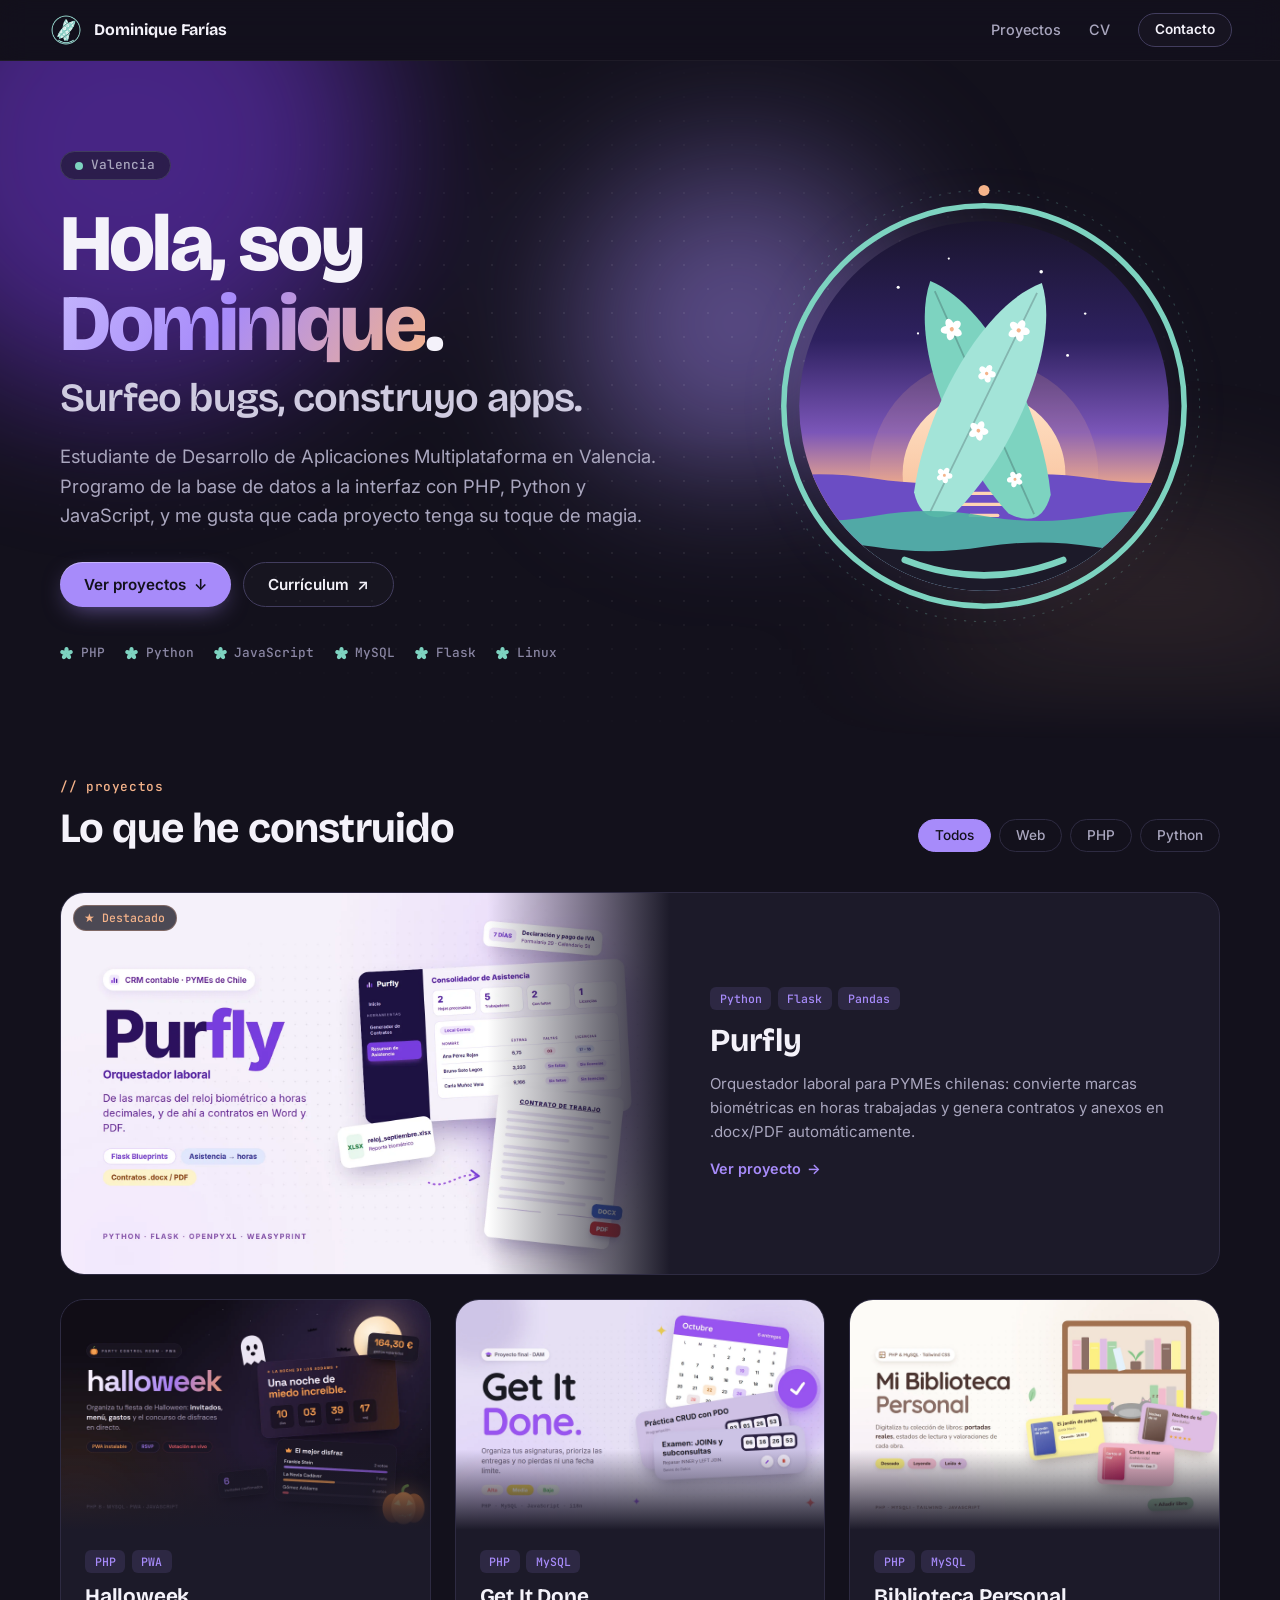
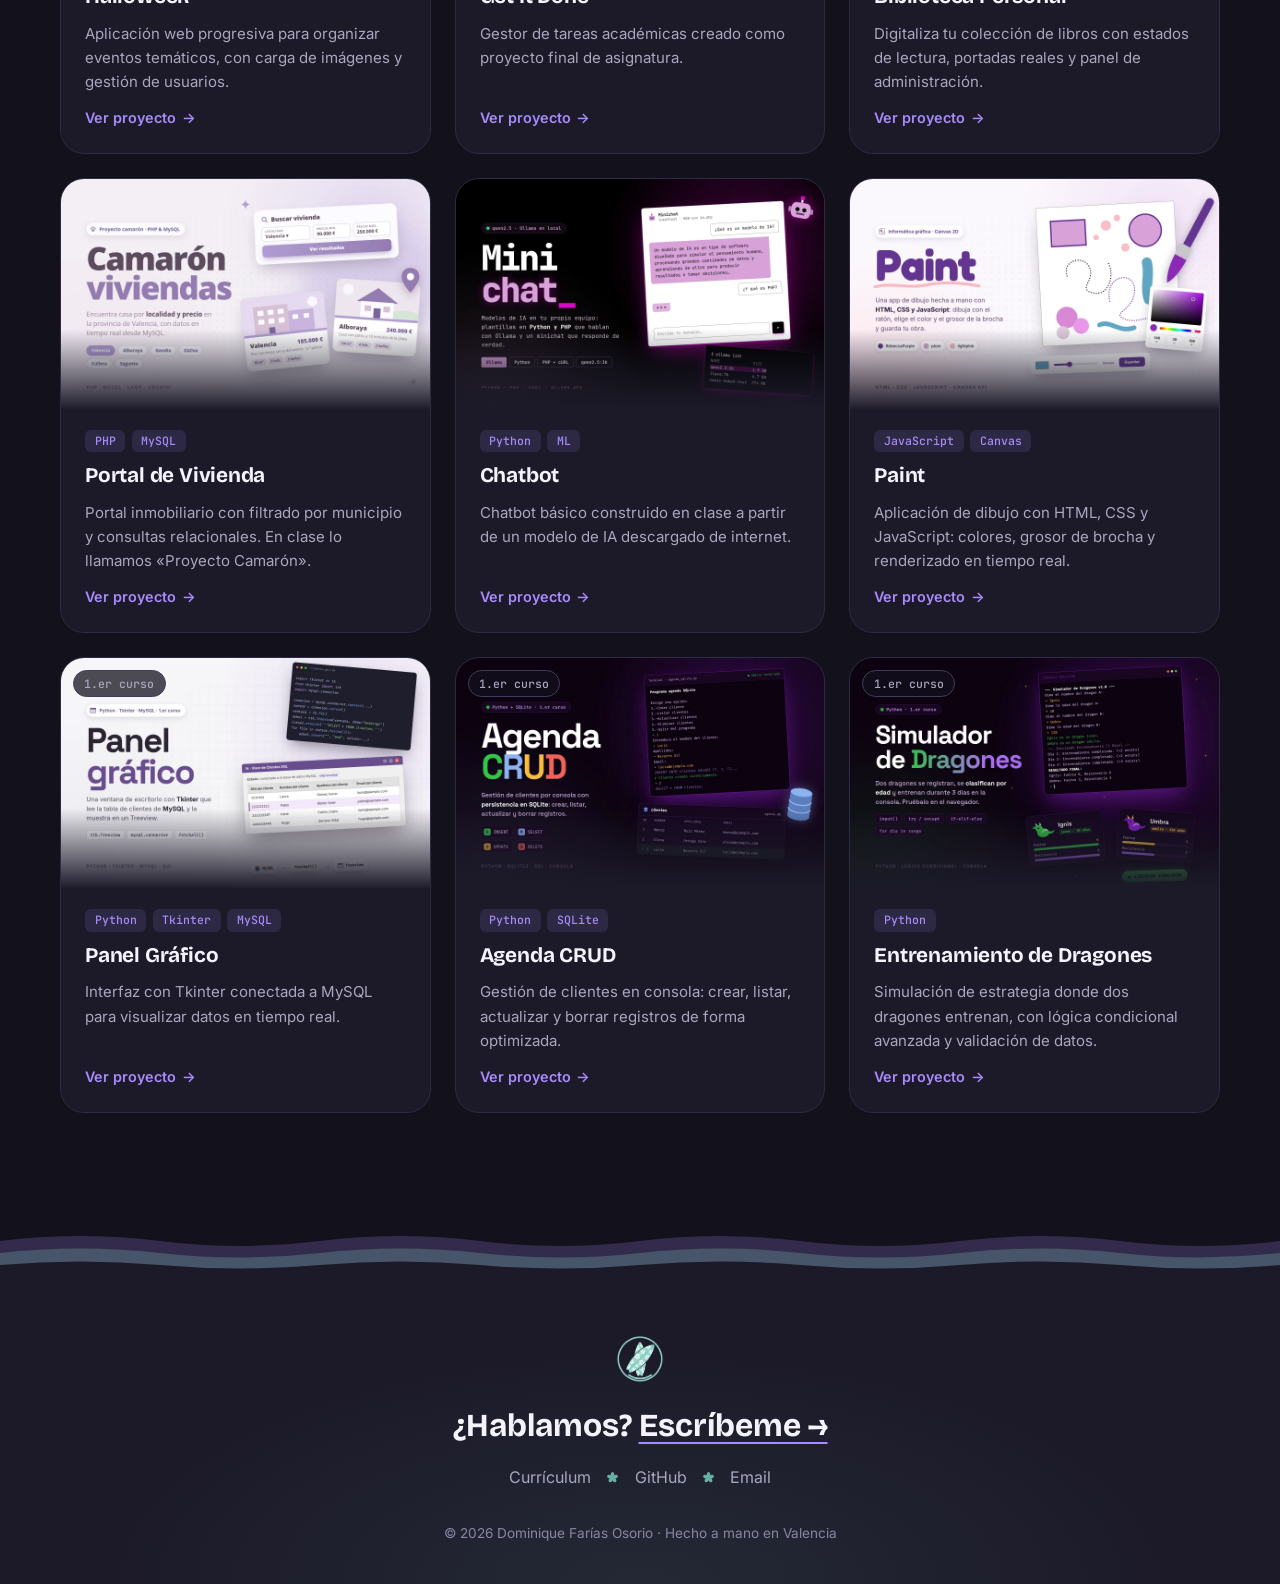
<file: index.html>
<!DOCTYPE html>
<html lang="es">

<head>
  <meta charset="UTF-8" />
  <meta name="viewport" content="width=device-width, initial-scale=1.0" />
  <title>Dominique Farías — Portafolio</title>
  <meta name="description" content="Portafolio de Dominique Farías Osorio, estudiante de DAM en Valencia.">
  <link rel="icon" href="img/favicon1.png" type="image/png">

  <link rel="preconnect" href="https://fonts.googleapis.com">
  <link rel="preconnect" href="https://fonts.gstatic.com" crossorigin>
  <link
    href="https://fonts.googleapis.com/css2?family=Bricolage+Grotesque:opsz,wght@12..96,500..800&family=Inter:wght@400;500;600&family=JetBrains+Mono:wght@400;500&display=swap"
    rel="stylesheet">

  <link rel="stylesheet" href="css/tokens.css?v=4">
  <link rel="stylesheet" href="css/base.css?v=3">
  <link rel="stylesheet" href="css/index.css?v=9">
  <script>document.documentElement.classList.add('js');</script>
  <script src="js/main.js?v=2" defer></script>
</head>

<body>

  <nav class="topbar">
    <a href="index.html" class="brand">
      <img src="img/favicon1.png" alt="" width="36" height="36">
      <span>Dominique Farías</span>
    </a>
    <div class="topbar-links">
      <a href="#proyectos">Proyectos</a>
      <a href="https://dominiquefarias.github.io/Curriculum/">CV</a>
      <a href="mailto:dominiquefarias21@gmail.com" class="btn btn-ghost btn-sm">Contacto</a>
    </div>
  </nav>

  <header class="hero">
    <div class="hero-aurora" aria-hidden="true"><span></span><span></span><span></span></div>

    <div class="hero-inner">
      <div class="hero-copy">
        <p class="hero-status"><span class="dot"></span> <span class="status-place">
            Valencia</span></p>
        <h1 class="hero-title">Hola, soy <span class="text-gradient">Dominique</span>.
          <span class="hero-sub">Surfeo bugs, construyo apps.</span>
        </h1>
        <p class="hero-lede">Estudiante de Desarrollo de Aplicaciones Multiplataforma en Valencia. Programo de la base
          de
          datos a la interfaz con PHP, Python y JavaScript, y me gusta que cada proyecto tenga su toque de magia.</p>

        <div class="hero-actions">
          <a href="#proyectos" class="btn btn-primary">Ver proyectos <span aria-hidden="true">↓</span></a>
          <a href="https://dominiquefarias.github.io/Curriculum/" class="btn btn-ghost">Currículum <span
              aria-hidden="true">↗</span></a>
        </div>

        <ul class="hero-stack" aria-label="Tecnologías">
          <li>PHP</li>
          <li>Python</li>
          <li>JavaScript</li>
          <li>MySQL</li>
          <li>Flask</li>
          <li>Linux</li>
        </ul>
      </div>

      <!-- Sello: el logo convertido en escena (atardecer, tablas con hibiscos y olas) -->
      <div class="hero-scene" aria-hidden="true">
        <svg viewBox="0 0 400 400">
          <defs>
            <clipPath id="ojo-de-buey">
              <circle cx="200" cy="200" r="168" />
            </clipPath>
            <linearGradient id="cielo" x1="0" y1="0" x2="0" y2="1">
              <stop offset="0" stop-color="#14111E" />
              <stop offset=".35" stop-color="#2E2160" />
              <stop offset=".56" stop-color="#7B56B8" />
              <stop offset=".68" stop-color="#E8A58E" />
            </linearGradient>
            <linearGradient id="sol" x1="0" y1="0" x2="0" y2="1">
              <stop offset="0" stop-color="#FFE2C6" />
              <stop offset="1" stop-color="#F5B38A" />
            </linearGradient>
            <symbol id="flor" viewBox="-10 -10 20 20">
              <g fill="#fff">
                <ellipse cy="-4.6" rx="3.2" ry="4.6" />
                <ellipse cy="-4.6" rx="3.2" ry="4.6" transform="rotate(72)" />
                <ellipse cy="-4.6" rx="3.2" ry="4.6" transform="rotate(144)" />
                <ellipse cy="-4.6" rx="3.2" ry="4.6" transform="rotate(216)" />
                <ellipse cy="-4.6" rx="3.2" ry="4.6" transform="rotate(288)" />
              </g>
              <circle r="1.7" fill="#F5B38A" />
            </symbol>
          </defs>

          <g clip-path="url(#ojo-de-buey)">
            <rect width="400" height="400" fill="url(#cielo)" />
            <g fill="#fff">
              <circle class="star" cx="122" cy="92" r="1.4" />
              <circle class="star" cx="168" cy="66" r="1" />
              <circle class="star" cx="252" cy="78" r="1.6" />
              <circle class="star" cx="292" cy="116" r="1.1" />
              <circle class="star" cx="140" cy="134" r="1" />
              <circle class="star" cx="276" cy="154" r="1.3" />
            </g>
            <circle cx="200" cy="262" r="104" fill="#F5B38A" opacity=".16" />
            <circle cx="200" cy="262" r="74" fill="url(#sol)" />
            <path class="wave wave--back"
              d="M0 266 Q 50 258 100 266 T 200 266 T 300 266 T 400 266 T 500 266 T 600 266 T 700 266 T 800 266 V 400 H 0 Z"
              fill="#6B4DC4" />
            <g fill="#FFD4B3">
              <rect class="shimmer" x="165" y="278" width="70" height="3" rx="1.5" />
              <rect class="shimmer" x="176" y="288" width="48" height="3" rx="1.5" />
              <rect class="shimmer" x="186" y="298" width="28" height="3" rx="1.5" />
            </g>
            <g transform="translate(200 196)">
              <g class="boards">
                <g transform="rotate(-24)">
                  <path d="M0 -120 C 40 -78 45 30 21 102 Q 0 128 -21 102 C -45 30 -40 -78 0 -120 Z" fill="#7DD3C0" />
                  <path d="M0 -110 V 112" stroke="rgba(19, 17, 28, .22)" stroke-width="1.6" />
                  <use href="#flor" x="-11" y="-83" width="22" height="22" />
                  <use href="#flor" x="-18" y="-33" width="18" height="18" />
                  <use href="#flor" x="-3" y="16" width="20" height="20" />
                  <use href="#flor" x="-11" y="68" width="16" height="16" />
                </g>
                <g transform="rotate(26)">
                  <path d="M0 -120 C 40 -78 45 30 21 102 Q 0 128 -21 102 C -45 30 -40 -78 0 -120 Z" fill="#A3E4D8" />
                  <path d="M0 -110 V 112" stroke="rgba(19, 17, 28, .22)" stroke-width="1.6" />
                  <use href="#flor" x="-11" y="-83" width="22" height="22" />
                  <use href="#flor" x="-18" y="-33" width="18" height="18" />
                  <use href="#flor" x="-3" y="16" width="20" height="20" />
                  <use href="#flor" x="-11" y="68" width="16" height="16" />
                </g>
              </g>
            </g>
            <path class="wave wave--mid"
              d="M-100 300 Q -50 291 0 300 T 100 300 T 200 300 T 300 300 T 400 300 T 500 300 T 600 300 T 700 300 T 800 300 V 400 H -100 Z"
              fill="#4FB3A3" opacity=".9" />
            <path class="wave wave--front"
              d="M0 328 Q 50 320 100 328 T 200 328 T 300 328 T 400 328 T 500 328 T 600 328 T 700 328 T 800 328 V 400 H 0 Z"
              fill="#1C1A29" />
          </g>

          <path d="M128 340 Q 200 368 272 340" fill="none" stroke="#7DD3C0" stroke-width="6" stroke-linecap="round" />
          <circle cx="200" cy="200" r="182" fill="none" stroke="#7DD3C0" stroke-width="5" />
          <g class="orbit">
            <circle cx="200" cy="200" r="196" fill="none" stroke="rgba(125, 211, 192, .25)" stroke-width="1"
              stroke-dasharray="2 7" />
            <circle cx="200" cy="4" r="5" fill="#F5B38A" />
          </g>
        </svg>
      </div>
    </div>
  </header>

  <main id="proyectos" class="projects">
    <div class="section-head">
      <div>
        <p class="eyebrow">// proyectos</p>
        <h2>Lo que he construido</h2>
      </div>
      <div class="filters" role="toolbar" aria-label="Filtrar proyectos">
        <button class="chip" data-filter="all" aria-pressed="true">Todos</button>
        <button class="chip" data-filter="web" aria-pressed="false">Web</button>
        <button class="chip" data-filter="php" aria-pressed="false">PHP</button>
        <button class="chip" data-filter="python" aria-pressed="false">Python</button>
      </div>
    </div>

    <div class="projects-grid">
      <article class="card card--featured reveal" data-tags="python web">
        <div class="card-media">
          <img src="img/imagenes de proyecto/purfly.webp" alt="" loading="lazy">
          <span class="card-badge">★ Destacado</span>
        </div>
        <div class="card-body">
          <ul class="card-tags">
            <li>Python</li>
            <li>Flask</li>
            <li>Pandas</li>
          </ul>
          <h3><a href="html/purpfly.html">Purfly</a></h3>
          <p>Orquestador laboral para PYMEs chilenas: convierte marcas biométricas en horas trabajadas y genera
            contratos y anexos en .docx/PDF automáticamente.</p>
          <span class="card-cta" aria-hidden="true">Ver proyecto <span class="arrow">→</span></span>
        </div>
      </article>

      <article class="card reveal" data-tags="php web">
        <div class="card-media">
          <img src="img/imagenes de proyecto/halloweek.webp" alt="" loading="lazy">
        </div>
        <div class="card-body">
          <ul class="card-tags">
            <li>PHP</li>
            <li>PWA</li>
          </ul>
          <h3><a href="html/fiesta_halloween.html">Halloweek</a></h3>
          <p>Aplicación web progresiva para organizar eventos temáticos, con carga de imágenes y gestión de usuarios.
          </p>
          <span class="card-cta" aria-hidden="true">Ver proyecto <span class="arrow">→</span></span>
        </div>
      </article>

      <article class="card reveal" data-tags="php web">
        <div class="card-media">
          <img src="img/imagenes de proyecto/get_it_done.webp" alt="" loading="lazy">
        </div>
        <div class="card-body">
          <ul class="card-tags">
            <li>PHP</li>
            <li>MySQL</li>
          </ul>
          <h3><a href="html/taskmaster.html">Get It Done</a></h3>
          <p>Gestor de tareas académicas creado como proyecto final de asignatura.</p>
          <span class="card-cta" aria-hidden="true">Ver proyecto <span class="arrow">→</span></span>
        </div>
      </article>

      <article class="card reveal" data-tags="php web">
        <div class="card-media">
          <img src="img/imagenes de proyecto/biblioteca_portada.webp" alt="" loading="lazy">
        </div>
        <div class="card-body">
          <ul class="card-tags">
            <li>PHP</li>
            <li>MySQL</li>
          </ul>
          <h3><a href="html/Biblioteca_personal.html">Biblioteca Personal</a></h3>
          <p>Digitaliza tu colección de libros con estados de lectura, portadas reales y panel de administración.</p>
          <span class="card-cta" aria-hidden="true">Ver proyecto <span class="arrow">→</span></span>
        </div>
      </article>

      <article class="card reveal" data-tags="php web">
        <div class="card-media">
          <img src="img/imagenes de proyecto/portal_vivienda_portada.webp" alt="" loading="lazy">
        </div>
        <div class="card-body">
          <ul class="card-tags">
            <li>PHP</li>
            <li>MySQL</li>
          </ul>
          <h3><a href="html/portal_de_vivienda.html">Portal de Vivienda</a></h3>
          <p>Portal inmobiliario con filtrado por municipio y consultas relacionales. En clase lo llamamos «Proyecto
            Camarón».</p>
          <span class="card-cta" aria-hidden="true">Ver proyecto <span class="arrow">→</span></span>
        </div>
      </article>

      <article class="card reveal" data-tags="python">
        <div class="card-media">
          <img src="img/imagenes de proyecto/chatbot_portada.webp" alt="" loading="lazy">
        </div>
        <div class="card-body">
          <ul class="card-tags">
            <li>Python</li>
            <li>ML</li>
          </ul>
          <h3><a href="html/chatbot.html">Chatbot</a></h3>
          <p>Chatbot básico construido en clase a partir de un modelo de IA descargado de internet.</p>
          <span class="card-cta" aria-hidden="true">Ver proyecto <span class="arrow">→</span></span>
        </div>
      </article>

      <article class="card reveal" data-tags="web">
        <div class="card-media">
          <img src="img/imagenes de proyecto/paint_portada.webp" alt="" loading="lazy">
        </div>
        <div class="card-body">
          <ul class="card-tags">
            <li>JavaScript</li>
            <li>Canvas</li>
          </ul>
          <h3><a href="html/paint.html">Paint</a></h3>
          <p>Aplicación de dibujo con HTML, CSS y JavaScript: colores, grosor de brocha y renderizado en tiempo real.
          </p>
          <span class="card-cta" aria-hidden="true">Ver proyecto <span class="arrow">→</span></span>
        </div>
      </article>

      <article class="card reveal" data-tags="python">
        <div class="card-media">
          <img src="img/imagenes de proyecto/panel_grafico_portada.webp" alt="" loading="lazy">
          <span class="card-badge card-badge--muted">1.er curso</span>
        </div>
        <div class="card-body">
          <ul class="card-tags">
            <li>Python</li>
            <li>Tkinter</li>
            <li>MySQL</li>
          </ul>
          <h3><a href="html/frankie.html">Panel Gráfico</a></h3>
          <p>Interfaz con Tkinter conectada a MySQL para visualizar datos en tiempo real.</p>
          <span class="card-cta" aria-hidden="true">Ver proyecto <span class="arrow">→</span></span>
        </div>
      </article>

      <article class="card reveal" data-tags="python">
        <div class="card-media">
          <img src="img/imagenes de proyecto/agenda_crud_portada.webp" alt="" loading="lazy">
          <span class="card-badge card-badge--muted">1.er curso</span>
        </div>
        <div class="card-body">
          <ul class="card-tags">
            <li>Python</li>
            <li>SQLite</li>
          </ul>
          <h3><a href="html/crud completo.html">Agenda CRUD</a></h3>
          <p>Gestión de clientes en consola: crear, listar, actualizar y borrar registros de forma optimizada.</p>
          <span class="card-cta" aria-hidden="true">Ver proyecto <span class="arrow">→</span></span>
        </div>
      </article>

      <article class="card reveal" data-tags="python">
        <div class="card-media">
          <img src="img/imagenes de proyecto/dragones_portada.webp" alt="" loading="lazy">
          <span class="card-badge card-badge--muted">1.er curso</span>
        </div>
        <div class="card-body">
          <ul class="card-tags">
            <li>Python</li>
          </ul>
          <h3><a href="html/entrenamientos_dragones.html">Entrenamiento de Dragones</a></h3>
          <p>Simulación de estrategia donde dos dragones entrenan, con lógica condicional avanzada y validación de
            datos.</p>
          <span class="card-cta" aria-hidden="true">Ver proyecto <span class="arrow">→</span></span>
        </div>
      </article>
    </div>
  </main>

  <footer class="site-footer">
    <div class="waves" aria-hidden="true">
      <svg viewBox="0 0 1200 70" preserveAspectRatio="none">
        <path class="wave-back"
          d="M0 28 Q 75 18 150 28 T 300 28 T 450 28 T 600 28 T 750 28 T 900 28 T 1050 28 T 1200 28 T 1350 28 T 1500 28 T 1650 28 T 1800 28 T 1950 28 T 2100 28 T 2250 28 T 2400 28 V 70 H 0 Z"
          fill="rgba(167, 139, 250, .22)" />
        <path class="wave-mid"
          d="M0 40 Q 75 31 150 40 T 300 40 T 450 40 T 600 40 T 750 40 T 900 40 T 1050 40 T 1200 40 T 1350 40 T 1500 40 T 1650 40 T 1800 40 T 1950 40 T 2100 40 T 2250 40 T 2400 40 V 70 H 0 Z"
          fill="rgba(125, 211, 192, .25)" />
        <path class="wave-front"
          d="M0 52 Q 75 45 150 52 T 300 52 T 450 52 T 600 52 T 750 52 T 900 52 T 1050 52 T 1200 52 T 1350 52 T 1500 52 T 1650 52 T 1800 52 T 1950 52 T 2100 52 T 2250 52 T 2400 52 V 70 H 0 Z" />
      </svg>
    </div>
    <img class="footer-logo" src="img/favicon1.png" alt="" width="56" height="56">
    <p class="footer-cta">¿Hablamos? <a href="mailto:dominiquefarias21@gmail.com">Escríbeme →</a></p>
    <ul class="footer-links">
      <li><a href="https://dominiquefarias.github.io/Curriculum/">Currículum</a></li>
      <li><a href="https://github.com/dominiquefarias">GitHub</a></li>
      <li><a href="mailto:dominiquefarias21@gmail.com">Email</a></li>
    </ul>
    <p class="footer-meta">© 2026 Dominique Farías Osorio · Hecho a mano en Valencia</p>
  </footer>

</body>

</html>
</file>
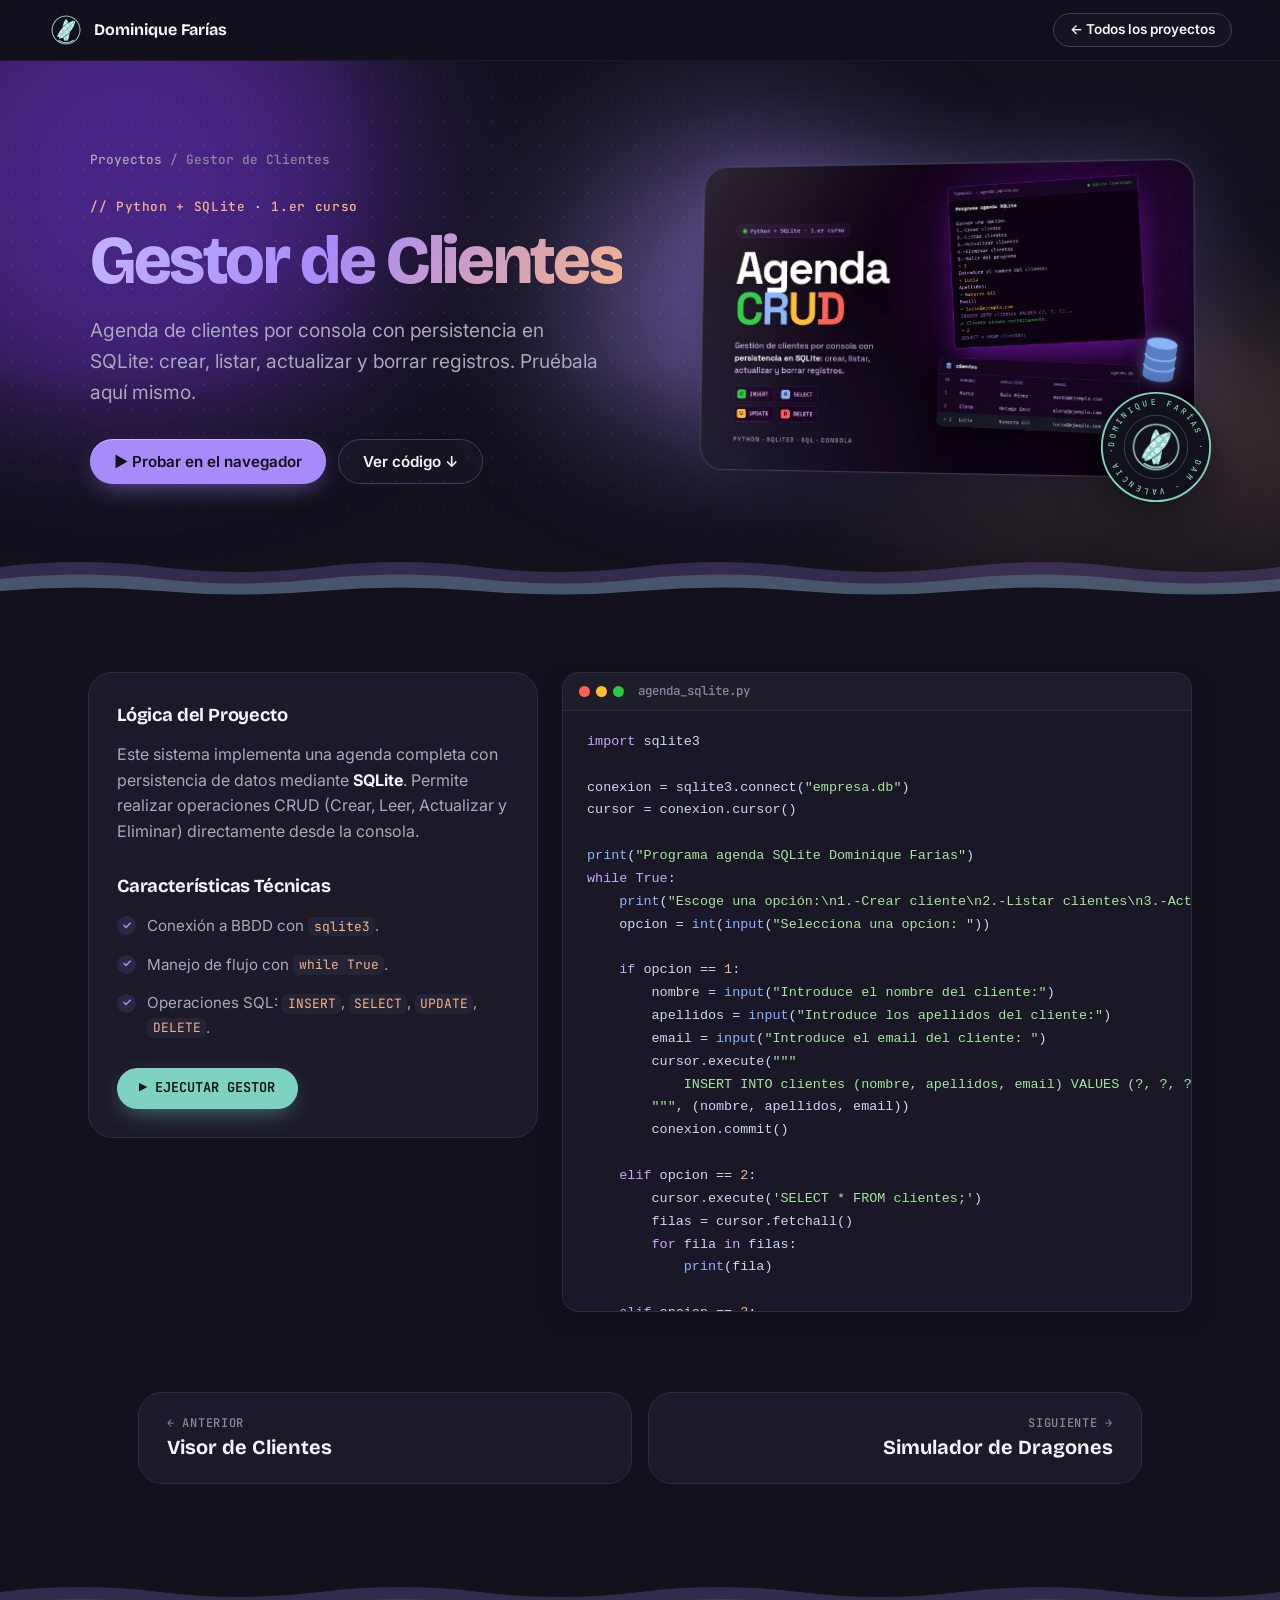
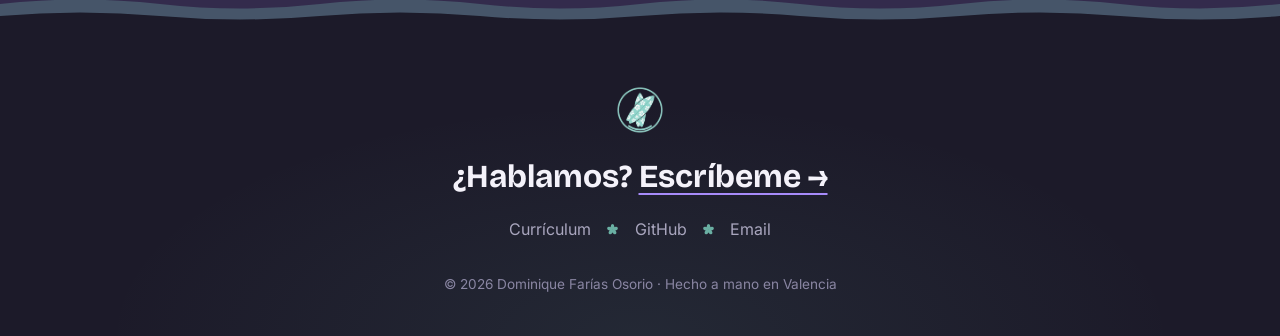
<file: html/crud completo.html>
<!DOCTYPE html>
<html lang="es">

<head>
    <meta charset="UTF-8" />
    <meta name="viewport" content="width=device-width, initial-scale=1.0" />
    <title>Gestor de Clientes — Dominique Farías</title>
    <meta name="description" content="Agenda de clientes por consola con persistencia en SQLite: crear, listar, actualizar y borrar registros. Pruébala aquí mismo.">
    <link rel="icon" href="../img/favicon1.png" type="image/png">

    <link rel="preconnect" href="https://fonts.googleapis.com">
    <link rel="preconnect" href="https://fonts.gstatic.com" crossorigin>
    <link href="https://fonts.googleapis.com/css2?family=Bricolage+Grotesque:opsz,wght@12..96,500..800&family=Inter:wght@400;500;600;700&family=JetBrains+Mono:wght@400;500&display=swap" rel="stylesheet">

    <link rel="stylesheet" href="../css/tokens.css?v=4">
    <link rel="stylesheet" href="../css/base.css?v=3">
    <link rel="stylesheet" href="../css/project.css?v=8">
    <script>document.documentElement.classList.add('js');</script>
    <script src="../js/project.js?v=2" defer></script>
</head>

<body>

    <div class="scroll-progress" aria-hidden="true"></div>

    <nav class="topbar">
        <a href="../index.html" class="brand">
            <img src="../img/favicon1.png" alt="" width="36" height="36">
            <span>Dominique Farías</span>
        </a>
        <a href="../index.html#proyectos" class="btn btn-ghost btn-sm">← Todos los proyectos</a>
    </nav>
    <header class="project-hero">
        <div class="hero-aurora" aria-hidden="true"><span></span><span></span><span></span></div>
        <div class="project-hero-inner">
            <div class="project-hero-text">
                <p class="crumbs"><a href="../index.html#proyectos">Proyectos</a><span aria-hidden="true">/</span><span>Gestor de Clientes</span></p>
                <p class="eyebrow">// Python + SQLite · 1.er curso</p>
                <h1><span class="text-gradient">Gestor de Clientes</span></h1>
                <p class="hero-lede">Agenda de clientes por consola con persistencia en SQLite: crear, listar, actualizar y borrar registros. Pruébala aquí mismo.</p>
                <div class="hero-actions">
                    <button type="button" class="btn btn-primary" onclick="iniciarAgenda()">▶ Probar en el navegador</button>
                    <a href="#codigo" class="btn btn-ghost">Ver código ↓</a>
                </div>
            </div>
            <div class="hero-media">
                <figure class="hero-visual">
                    <img src="../img/imagenes de proyecto/agenda_crud_portada.webp" alt="Portada de Gestor de Clientes" width="1600" height="1000">
                </figure>
                <div class="stamp" aria-hidden="true">
                    <svg viewBox="0 0 120 120">
                        <defs><path id="stamp-circle" d="M60 60 m -45 0 a 45 45 0 1 1 90 0 a 45 45 0 1 1 -90 0"/></defs>
                        <circle cx="60" cy="60" r="58" fill="#13111C" stroke="#7DD3C0" stroke-width="2"/>
                        <circle cx="60" cy="60" r="34" fill="none" stroke="rgba(125, 211, 192, .3)" stroke-width="1"/>
                        <g class="stamp-ring">
                            <text class="stamp-text"><textPath href="#stamp-circle" textLength="282">DOMINIQUE FARÍAS · DAM · VALENCIA ·</textPath></text>
                        </g>
                    </svg>
                    <img src="../img/favicon1.png" alt="">
                </div>
            </div>
        </div>
        <div class="waves" aria-hidden="true">
            <svg viewBox="0 0 1200 70" preserveAspectRatio="none">
                <path class="wave-back" d="M0 28 Q 75 18 150 28 T 300 28 T 450 28 T 600 28 T 750 28 T 900 28 T 1050 28 T 1200 28 T 1350 28 T 1500 28 T 1650 28 T 1800 28 T 1950 28 T 2100 28 T 2250 28 T 2400 28 V 70 H 0 Z" fill="rgba(167, 139, 250, .22)"/>
                <path class="wave-mid" d="M0 40 Q 75 31 150 40 T 300 40 T 450 40 T 600 40 T 750 40 T 900 40 T 1050 40 T 1200 40 T 1350 40 T 1500 40 T 1650 40 T 1800 40 T 1950 40 T 2100 40 T 2250 40 T 2400 40 V 70 H 0 Z" fill="rgba(125, 211, 192, .25)"/>
                <path class="wave-front" d="M0 52 Q 75 45 150 52 T 300 52 T 450 52 T 600 52 T 750 52 T 900 52 T 1050 52 T 1200 52 T 1350 52 T 1500 52 T 1650 52 T 1800 52 T 1950 52 T 2100 52 T 2250 52 T 2400 52 V 70 H 0 Z"/>
            </svg>
        </div>
    </header>

    <div class="project-container">

        <div class="project-info reveal">
            <h3>Lógica del Proyecto</h3>
            <p>Este sistema implementa una agenda completa con persistencia de datos mediante <strong>SQLite</strong>.
                Permite realizar operaciones CRUD (Crear, Leer, Actualizar y Eliminar) directamente desde la consola.
            </p>

            <h3>Características Técnicas</h3>
            <ul class="features">
                <li>Conexión a BBDD con <code>sqlite3</code>.</li>
                <li>Manejo de flujo con <code>while True</code>.</li>
                <li>Operaciones SQL: <code>INSERT</code>, <code>SELECT</code>, <code>UPDATE</code>, <code>DELETE</code>.
                </li>
            </ul>

            <button class="run-btn" onclick="iniciarAgenda()">▶ EJECUTAR GESTOR</button>
        </div>

        <div class="code-window reveal" id="codigo">
            <div class="window-header">
                <div class="dots">
                    <span class="dot red"></span>
                    <span class="dot yellow"></span>
                    <span class="dot green"></span>
                </div>
                <span class="filename">agenda_sqlite.py</span>
            </div>

            <div class="code-content">
                <pre><code><span class="c-keyword">import</span> sqlite3

conexion = sqlite3.connect(<span class="c-string">"empresa.db"</span>)
cursor = conexion.cursor()

<span class="c-func">print</span>(<span class="c-string">"Programa agenda SQLite Dominique Farias"</span>)
<span class="c-keyword">while</span> <span class="c-keyword">True</span>:
    <span class="c-func">print</span>(<span class="c-string">"Escoge una opción:\n1.-Crear cliente\n2.-Listar clientes\n3.-Actualizar clientes\n4.-Eliminar clientes\n5.-Salir del programa"</span>)
    opcion = <span class="c-func">int</span>(<span class="c-func">input</span>(<span class="c-string">"Selecciona una opcion: "</span>))
    
    <span class="c-keyword">if</span> opcion == <span class="c-number">1</span>:
        nombre = <span class="c-func">input</span>(<span class="c-string">"Introduce el nombre del cliente:"</span>)
        apellidos = <span class="c-func">input</span>(<span class="c-string">"Introduce los apellidos del cliente:"</span>)
        email = <span class="c-func">input</span>(<span class="c-string">"Introduce el email del cliente: "</span>)
        cursor.execute(<span class="c-string">"""
            INSERT INTO clientes (nombre, apellidos, email) VALUES (?, ?, ?);
        """</span>, (nombre, apellidos, email))
        conexion.commit()
        
    <span class="c-keyword">elif</span> opcion == <span class="c-number">2</span>:
        cursor.execute(<span class="c-string">'SELECT * FROM clientes;'</span>)
        filas = cursor.fetchall()
        <span class="c-keyword">for</span> fila <span class="c-keyword">in</span> filas:
            <span class="c-func">print</span>(fila)

    <span class="c-keyword">elif</span> opcion == <span class="c-number">3</span>:
        identificador = <span class="c-func">input</span>(<span class="c-string">"Introduce el identificador a actualizar:"</span>)
        nombre = <span class="c-func">input</span>(<span class="c-string">"Introduce el nombre del nuevo cliente:"</span>)
        apellidos = <span class="c-func">input</span>(<span class="c-string">"Introduce los apellidos del nuevo cliente:"</span>)
        email = <span class="c-func">input</span>(<span class="c-string">"Introduce el email del nuevo cliente: "</span>)
        cursor.execute(<span class="c-string">"""
            UPDATE clientes SET
            nombre = ?,
            apellidos = ?,
            email = ?
            WHERE Identificador = ?;
        """</span>, (nombre, apellidos, email, identificador))
        conexion.commit()
            
    <span class="c-keyword">elif</span> opcion == <span class="c-number">4</span>:
        identificador = <span class="c-func">input</span>(<span class="c-string">"Introduce el identificador a eliminar: "</span>)
        cursor.execute(<span class="c-string">"""
            DELETE FROM clientes WHERE Identificador = ?;
        """</span>, (identificador,))
        conexion.commit()

    <span class="c-keyword">elif</span> opcion == <span class="c-number">5</span>:
        <span class="c-func">print</span>(<span class="c-string">"byebye"</span>)
        <span class="c-func">exit</span>()</code></pre>
            </div>
        </div>

    </div>

    <section class="terminal-wrap" aria-label="Terminal interactiva">
            <div id="terminal-agenda">
                <div class="terminal-header">
                    <span>Terminal - agenda_sqlite.py</span>
                    <span id="db-status">● SQLite Conectado</span>
                </div>
                <div class="terminal-body" id="terminal-content">
                    <div id="input-line" class="input-area">
                        <span class="prompt">➜</span>
                        <input type="text" id="user-input" autocomplete="off" placeholder="Escribe aquí...">
                    </div>
                </div>
            </div>
    </section>
    <nav class="pager" aria-label="Otros proyectos">
        <a class="pager-link" href="frankie.html">
            <span class="pager-dir">← Anterior</span>
            <span class="pager-title">Visor de Clientes</span>
        </a>
        <a class="pager-link pager-link--next" href="entrenamientos_dragones.html">
            <span class="pager-dir">Siguiente →</span>
            <span class="pager-title">Simulador de Dragones</span>
        </a>
    </nav>
    <footer class="site-footer">
        <div class="waves" aria-hidden="true">
            <svg viewBox="0 0 1200 70" preserveAspectRatio="none">
                <path class="wave-back" d="M0 28 Q 75 18 150 28 T 300 28 T 450 28 T 600 28 T 750 28 T 900 28 T 1050 28 T 1200 28 T 1350 28 T 1500 28 T 1650 28 T 1800 28 T 1950 28 T 2100 28 T 2250 28 T 2400 28 V 70 H 0 Z" fill="rgba(167, 139, 250, .22)"/>
                <path class="wave-mid" d="M0 40 Q 75 31 150 40 T 300 40 T 450 40 T 600 40 T 750 40 T 900 40 T 1050 40 T 1200 40 T 1350 40 T 1500 40 T 1650 40 T 1800 40 T 1950 40 T 2100 40 T 2250 40 T 2400 40 V 70 H 0 Z" fill="rgba(125, 211, 192, .25)"/>
                <path class="wave-front" d="M0 52 Q 75 45 150 52 T 300 52 T 450 52 T 600 52 T 750 52 T 900 52 T 1050 52 T 1200 52 T 1350 52 T 1500 52 T 1650 52 T 1800 52 T 1950 52 T 2100 52 T 2250 52 T 2400 52 V 70 H 0 Z"/>
            </svg>
        </div>
        <img class="footer-logo" src="../img/favicon1.png" alt="" width="56" height="56">
        <p class="footer-cta">¿Hablamos? <a href="mailto:dominiquefarias21@gmail.com">Escríbeme →</a></p>
        <ul class="footer-links">
            <li><a href="https://dominiquefarias.github.io/Curriculum/">Currículum</a></li>
            <li><a href="https://github.com/dominiquefarias">GitHub</a></li>
            <li><a href="mailto:dominiquefarias21@gmail.com">Email</a></li>
        </ul>
        <p class="footer-meta">© 2026 Dominique Farías Osorio · Hecho a mano en Valencia</p>
    </footer>

    <script>
        const terminalContent = document.getElementById('terminal-content');
        const terminalDiv = document.getElementById('terminal-agenda');
        const inputField = document.getElementById('user-input');
        const inputLine = document.getElementById('input-line');

        // Base de Datos Simulada
        let db = [
            { id: 1, nombre: "Dominique", apellidos: "Farias", email: "domi@ceac.es" }
        ];
        let nextId = 2;

        // Máquina de Estados
        let estado = "MENU";
        let temp = {};

        function iniciarAgenda() {
            terminalDiv.style.display = 'block';
            limpiarTerminal();
            printMsg("Programa agenda SQLite Dominique Farias");
            mostrarMenu();
            inputField.focus();
            terminalDiv.scrollIntoView({ behavior: 'smooth' });
        }

        function mostrarMenu() {
            printMsg("\nEscoge una opción:\n1.-Crear cliente\n2.-Listar clientes\n3.-Actualizar clientes\n4.-Eliminar clientes\n5.-Salir del programa");
            estado = "MENU";
        }

        inputField.addEventListener('keydown', (e) => {
            if (e.key === 'Enter' && inputField.value.trim() !== "") {
                let val = inputField.value.trim();
                printMsg(val, "user");
                inputField.value = "";
                gestionarCRUD(val);
            }
        });

        async function gestionarCRUD(val) {
            const delay = ms => new Promise(res => setTimeout(res, ms));

            if (estado === "MENU") {
                switch (val) {
                    case "1":
                        printMsg("Introduce el nombre del cliente:");
                        estado = "C_NOM"; break;
                    case "2":
                        listar(); break;
                    case "3":
                        printMsg("Introduce el ID a actualizar:");
                        estado = "U_ID"; break;
                    case "4":
                        printMsg("Introduce el ID a eliminar:");
                        estado = "D_ID"; break;
                    case "5":
                        printMsg("byebye");
                        await delay(800);
                        terminalDiv.style.display = 'none';
                        break;
                    default:
                        printMsg("Opción no válida", "error");
                        mostrarMenu();
                }
            }
            // Lógica de Creación (INSERT)
            else if (estado === "C_NOM") { temp.n = val; printMsg("Apellidos:"); estado = "C_APE"; }
            else if (estado === "C_APE") { temp.a = val; printMsg("Email:"); estado = "C_EM"; }
            else if (estado === "C_EM") {
                printMsg("INSERT INTO clientes VALUES (?, ?, ?)...", "sql");
                await delay(500);
                db.push({ id: nextId++, nombre: temp.n, apellidos: temp.a, email: val });
                printMsg("✔ Cliente creado correctamente.", "success");
                mostrarMenu();
            }
            // Lógica de Borrado (DELETE)
            else if (estado === "D_ID") {
                let id = parseInt(val);
                printMsg(`DELETE FROM clientes WHERE id = ${id}...`, "sql");
                await delay(500);
                let len = db.length;
                db = db.filter(c => c.id !== id);
                if (db.length < len) printMsg("✔ Registro eliminado.", "success");
                else printMsg("ID no encontrado.", "error");
                mostrarMenu();
            }
            // Lógica de Actualización (UPDATE)
            else if (estado === "U_ID") { temp.id = parseInt(val); printMsg("Nuevo nombre:"); estado = "U_NOM"; }
            else if (estado === "U_NOM") { temp.n = val; printMsg("Nuevos apellidos:"); estado = "U_APE"; }
            else if (estado === "U_APE") { temp.a = val; printMsg("Nuevo email:"); estado = "U_EM"; }
            else if (estado === "U_EM") {
                let c = db.find(x => x.id === temp.id);
                if (c) {
                    c.nombre = temp.n; c.apellidos = temp.a; c.email = val;
                    printMsg("✔ UPDATE completado.", "success");
                } else printMsg("ID no encontrado.", "error");
                mostrarMenu();
            }
        }

        function listar() {
            printMsg("SELECT * FROM clientes;", "sql");
            if (db.length === 0) printMsg("La base de datos está vacía.");
            db.forEach(c => printMsg(`(${c.id}, '${c.nombre}', '${c.apellidos}', '${c.email}')`));
            mostrarMenu();
        }

        function printMsg(txt, type = "sys") {
            let div = document.createElement('div');
            if (type === "user") div.innerHTML = `<span class="prompt">➜</span> <span style="color: #ffbd2e;">${txt}</span>`;
            else if (type === "sql") div.className = "sql-log";
            else if (type === "error") div.className = "error-msg";
            else if (type === "success") div.className = "success-msg";
            div.innerText = (type === "user") ? div.innerText : txt;
            if (type === "user") div.innerHTML = `<span class="prompt">➜</span> <span style="color: #ffbd2e;">${txt}</span>`;

            terminalContent.insertBefore(div, inputLine);
            terminalContent.scrollTop = terminalContent.scrollHeight;
        }

        function limpiarTerminal() {
            terminalContent.querySelectorAll('div:not(#input-line)').forEach(d => d.remove());
        }
    </script>
</body>

</html>
</file>
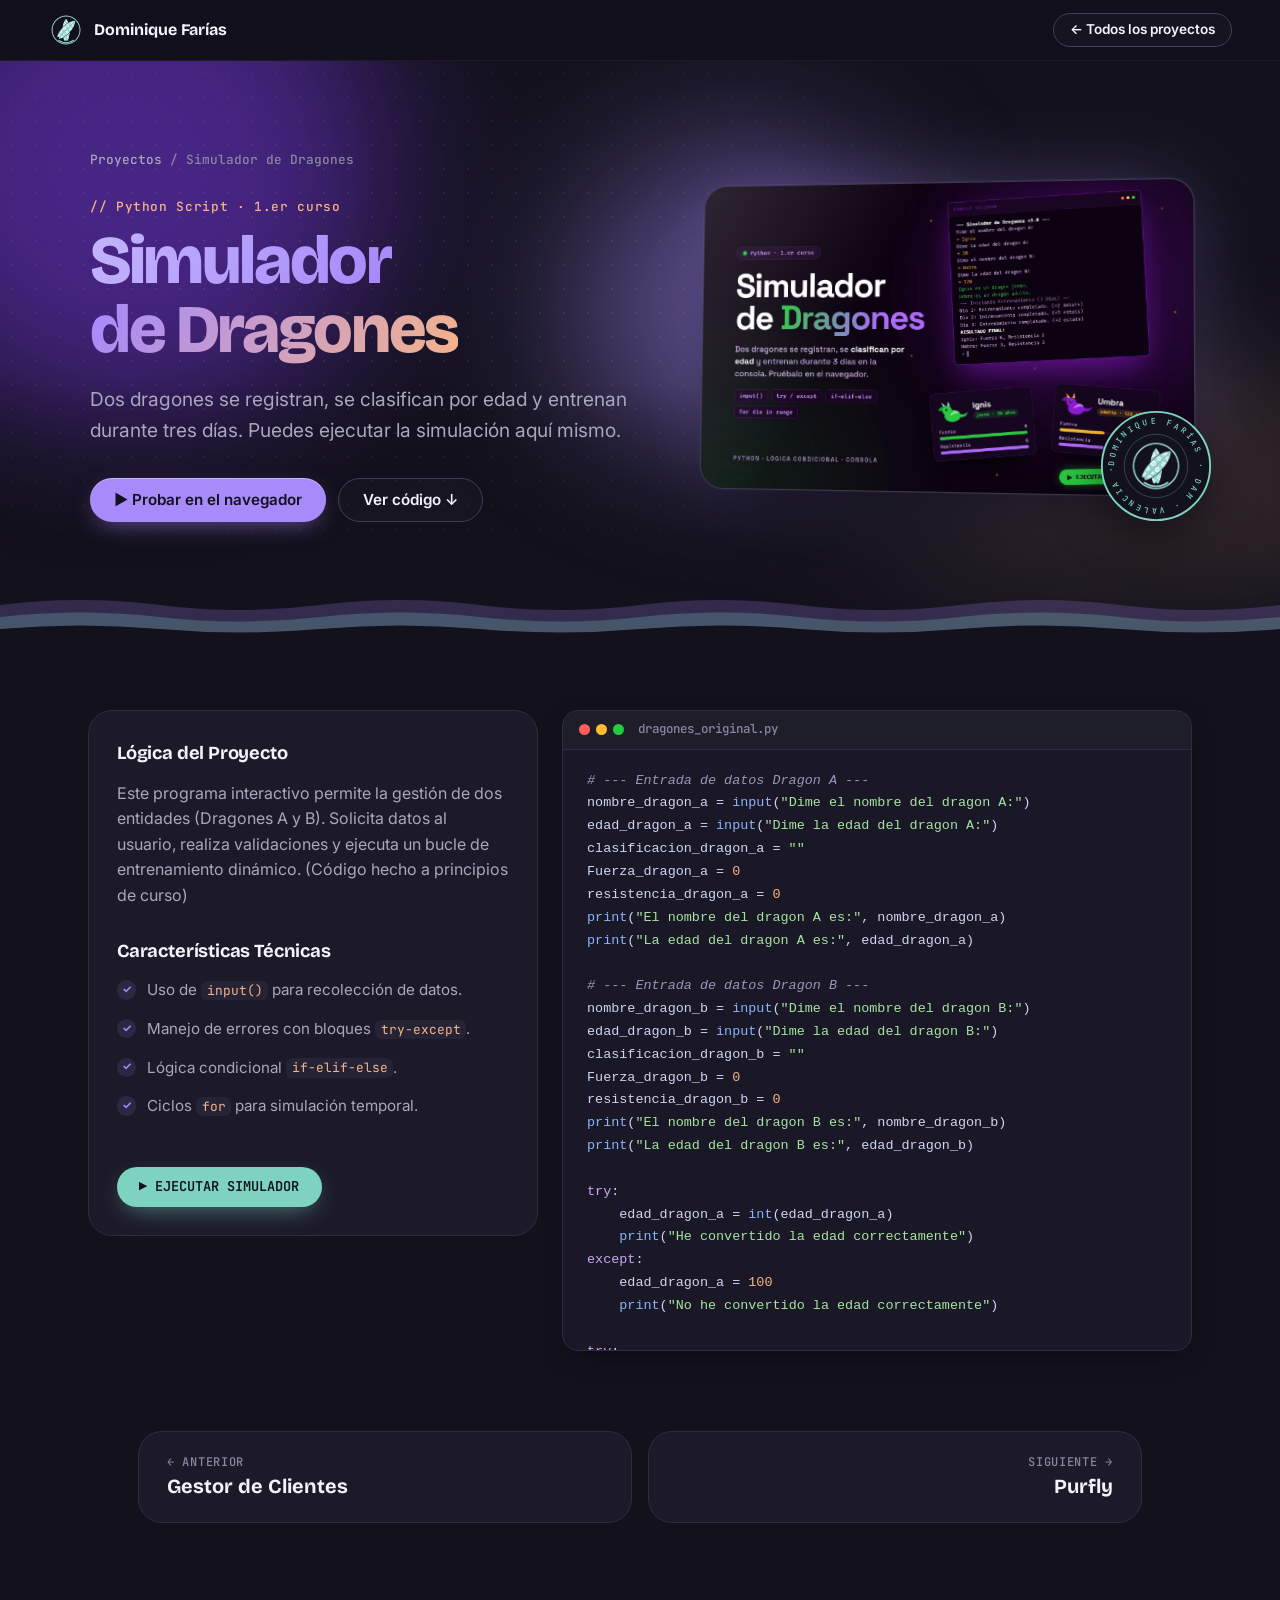
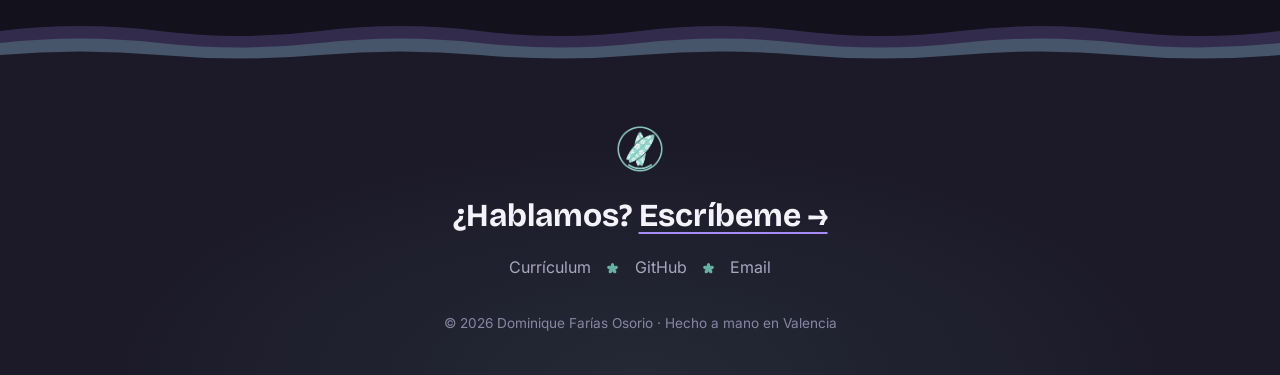
<file: html/entrenamientos_dragones.html>
<!DOCTYPE html>
<html lang="es">

<head>
    <meta charset="UTF-8" />
    <meta name="viewport" content="width=device-width, initial-scale=1.0" />
    <title>Simulador de Dragones — Dominique Farías</title>
    <meta name="description" content="Dos dragones se registran, se clasifican por edad y entrenan durante tres días. Puedes ejecutar la simulación aquí mismo.">
    <link rel="icon" href="../img/favicon1.png" type="image/png">

    <link rel="preconnect" href="https://fonts.googleapis.com">
    <link rel="preconnect" href="https://fonts.gstatic.com" crossorigin>
    <link href="https://fonts.googleapis.com/css2?family=Bricolage+Grotesque:opsz,wght@12..96,500..800&family=Inter:wght@400;500;600;700&family=JetBrains+Mono:wght@400;500&display=swap" rel="stylesheet">

    <link rel="stylesheet" href="../css/tokens.css?v=4">
    <link rel="stylesheet" href="../css/base.css?v=3">
    <link rel="stylesheet" href="../css/project.css?v=8">
    <script>document.documentElement.classList.add('js');</script>
    <script src="../js/project.js?v=2" defer></script>
</head>

<body>

    <div class="scroll-progress" aria-hidden="true"></div>

    <nav class="topbar">
        <a href="../index.html" class="brand">
            <img src="../img/favicon1.png" alt="" width="36" height="36">
            <span>Dominique Farías</span>
        </a>
        <a href="../index.html#proyectos" class="btn btn-ghost btn-sm">← Todos los proyectos</a>
    </nav>
    <header class="project-hero">
        <div class="hero-aurora" aria-hidden="true"><span></span><span></span><span></span></div>
        <div class="project-hero-inner">
            <div class="project-hero-text">
                <p class="crumbs"><a href="../index.html#proyectos">Proyectos</a><span aria-hidden="true">/</span><span>Simulador de Dragones</span></p>
                <p class="eyebrow">// Python Script · 1.er curso</p>
                <h1><span class="text-gradient">Simulador de Dragones</span></h1>
                <p class="hero-lede">Dos dragones se registran, se clasifican por edad y entrenan durante tres días. Puedes ejecutar la simulación aquí mismo.</p>
                <div class="hero-actions">
                    <button type="button" class="btn btn-primary" onclick="iniciarSimulador()">▶ Probar en el navegador</button>
                    <a href="#codigo" class="btn btn-ghost">Ver código ↓</a>
                </div>
            </div>
            <div class="hero-media">
                <figure class="hero-visual">
                    <img src="../img/imagenes de proyecto/dragones_portada.webp" alt="Portada de Simulador de Dragones" width="1600" height="1000">
                </figure>
                <div class="stamp" aria-hidden="true">
                    <svg viewBox="0 0 120 120">
                        <defs><path id="stamp-circle" d="M60 60 m -45 0 a 45 45 0 1 1 90 0 a 45 45 0 1 1 -90 0"/></defs>
                        <circle cx="60" cy="60" r="58" fill="#13111C" stroke="#7DD3C0" stroke-width="2"/>
                        <circle cx="60" cy="60" r="34" fill="none" stroke="rgba(125, 211, 192, .3)" stroke-width="1"/>
                        <g class="stamp-ring">
                            <text class="stamp-text"><textPath href="#stamp-circle" textLength="282">DOMINIQUE FARÍAS · DAM · VALENCIA ·</textPath></text>
                        </g>
                    </svg>
                    <img src="../img/favicon1.png" alt="">
                </div>
            </div>
        </div>
        <div class="waves" aria-hidden="true">
            <svg viewBox="0 0 1200 70" preserveAspectRatio="none">
                <path class="wave-back" d="M0 28 Q 75 18 150 28 T 300 28 T 450 28 T 600 28 T 750 28 T 900 28 T 1050 28 T 1200 28 T 1350 28 T 1500 28 T 1650 28 T 1800 28 T 1950 28 T 2100 28 T 2250 28 T 2400 28 V 70 H 0 Z" fill="rgba(167, 139, 250, .22)"/>
                <path class="wave-mid" d="M0 40 Q 75 31 150 40 T 300 40 T 450 40 T 600 40 T 750 40 T 900 40 T 1050 40 T 1200 40 T 1350 40 T 1500 40 T 1650 40 T 1800 40 T 1950 40 T 2100 40 T 2250 40 T 2400 40 V 70 H 0 Z" fill="rgba(125, 211, 192, .25)"/>
                <path class="wave-front" d="M0 52 Q 75 45 150 52 T 300 52 T 450 52 T 600 52 T 750 52 T 900 52 T 1050 52 T 1200 52 T 1350 52 T 1500 52 T 1650 52 T 1800 52 T 1950 52 T 2100 52 T 2250 52 T 2400 52 V 70 H 0 Z"/>
            </svg>
        </div>
    </header>

    <div class="project-container">

        <div class="project-info reveal">
            <h3>Lógica del Proyecto</h3>
            <p>Este programa interactivo permite la gestión de dos entidades (Dragones A y B). Solicita datos al
                usuario, realiza validaciones y ejecuta un bucle de entrenamiento dinámico.
                (Código hecho a principios de curso)</p>

            <h3>Características Técnicas</h3>
            <ul class="features">
                <li>Uso de <code>input()</code> para recolección de datos.</li>
                <li>Manejo de errores con bloques <code>try-except</code>.</li>
                <li>Lógica condicional <code>if-elif-else</code>.</li>
                <li>Ciclos <code>for</code> para simulación temporal.</li>
            </ul>

            <div style="margin-top: 20px;">
                <button class="run-btn" onclick="iniciarSimulador()">▶ EJECUTAR SIMULADOR</button>
            </div>
        </div>

        <div class="code-window reveal" id="codigo">
            <div class="window-header">
                <div class="dots">
                    <span class="dot red"></span>
                    <span class="dot yellow"></span>
                    <span class="dot green"></span>
                </div>
                <span class="filename">dragones_original.py</span>
            </div>

            <div class="code-content">
                <pre><code><span class="c-comment"># --- Entrada de datos Dragon A ---</span>
nombre_dragon_a = <span class="c-func">input</span>(<span class="c-string">"Dime el nombre del dragon A:"</span>)
edad_dragon_a = <span class="c-func">input</span>(<span class="c-string">"Dime la edad del dragon A:"</span>)
clasificacion_dragon_a = <span class="c-string">""</span>
Fuerza_dragon_a = <span class="c-number">0</span>
resistencia_dragon_a = <span class="c-number">0</span>
<span class="c-func">print</span>(<span class="c-string">"El nombre del dragon A es:"</span>, nombre_dragon_a)
<span class="c-func">print</span>(<span class="c-string">"La edad del dragon A es:"</span>, edad_dragon_a)

<span class="c-comment"># --- Entrada de datos Dragon B ---</span>
nombre_dragon_b = <span class="c-func">input</span>(<span class="c-string">"Dime el nombre del dragon B:"</span>)
edad_dragon_b = <span class="c-func">input</span>(<span class="c-string">"Dime la edad del dragon B:"</span>)
clasificacion_dragon_b = <span class="c-string">""</span>
Fuerza_dragon_b = <span class="c-number">0</span>
resistencia_dragon_b = <span class="c-number">0</span>
<span class="c-func">print</span>(<span class="c-string">"El nombre del dragon B es:"</span>, nombre_dragon_b)
<span class="c-func">print</span>(<span class="c-string">"La edad del dragon B es:"</span>, edad_dragon_b)

<span class="c-keyword">try</span>:
    edad_dragon_a = <span class="c-func">int</span>(edad_dragon_a)
    <span class="c-func">print</span>(<span class="c-string">"He convertido la edad correctamente"</span>)
<span class="c-keyword">except</span>:
    edad_dragon_a = <span class="c-number">100</span>
    <span class="c-func">print</span>(<span class="c-string">"No he convertido la edad correctamente"</span>)

<span class="c-keyword">try</span>:
    edad_dragon_b = <span class="c-func">int</span>(edad_dragon_b)
    <span class="c-func">print</span>(<span class="c-string">"He convertido la edad correctamente"</span>)
<span class="c-keyword">except</span>:
    edad_dragon_b = <span class="c-number">100</span>
    <span class="c-func">print</span>(<span class="c-string">"No he convertido la edad correctamente"</span>)

<span class="c-comment"># --- Clasificación ---</span>
<span class="c-keyword">if</span> edad_dragon_a &lt; <span class="c-number">50</span>:
    clasificacion_dragon_a = <span class="c-string">"joven"</span>
<span class="c-keyword">elif</span> edad_dragon_a &gt;= <span class="c-number">50</span> <span class="c-keyword">and</span> edad_dragon_a &lt;= <span class="c-number">199</span>:
    clasificacion_dragon_a = <span class="c-string">"adulto"</span>
<span class="c-keyword">elif</span> edad_dragon_a &gt;= <span class="c-number">200</span>:
    clasificacion_dragon_a = <span class="c-string">"anciano"</span>
    
<span class="c-keyword">if</span> edad_dragon_b &lt; <span class="c-number">50</span>:
    clasificacion_dragon_b = <span class="c-string">"joven"</span>
<span class="c-keyword">elif</span> edad_dragon_b &gt;= <span class="c-number">50</span> <span class="c-keyword">and</span> edad_dragon_b &lt;= <span class="c-number">199</span>:
    clasificacion_dragon_b = <span class="c-string">"adulto"</span>
<span class="c-keyword">elif</span> edad_dragon_b &gt;= <span class="c-number">200</span>:
    clasificacion_dragon_b = <span class="c-string">"anciano"</span>

<span class="c-comment"># --- Entrenamiento ---</span>
<span class="c-keyword">for</span> dia <span class="c-keyword">in</span> <span class="c-func">range</span>(<span class="c-number">1</span>, <span class="c-number">4</span>):
    <span class="c-keyword">if</span> clasificacion_dragon_a == <span class="c-string">"joven"</span>:
        Fuerza_dragon_a += <span class="c-number">2</span>
        resistencia_dragon_a += <span class="c-number">2</span>
    <span class="c-keyword">elif</span> clasificacion_dragon_a == <span class="c-string">"adulto"</span>:
        Fuerza_dragon_a += <span class="c-number">1</span>
        resistencia_dragon_a += <span class="c-number">1</span>
    <span class="c-keyword">else</span>:
        Fuerza_dragon_a += <span class="c-number">1</span>
        resistencia_dragon_a += <span class="c-number">1</span></code></pre>
            </div>
        </div>

    </div>

    <section class="terminal-wrap" aria-label="Terminal interactiva">
            <div id="terminal-simulador">
                <div class="terminal-header">
                    <span class="term-title">CONSOLE EXECUTOR</span>
                    <div class="dots">
                        <span class="dot red" style="width: 8px; height: 8px;"></span>
                        <span class="dot yellow" style="width: 8px; height: 8px;"></span>
                        <span class="dot green" style="width: 8px; height: 8px;"></span>
                    </div>
                </div>
                <div class="terminal-body" id="terminal-content">
                    <div id="input-line-container" style="display: flex;">
                        <span class="prompt">➜</span>
                        <input type="text" id="user-input" autocomplete="off">
                    </div>
                </div>
            </div>
    </section>
    <nav class="pager" aria-label="Otros proyectos">
        <a class="pager-link" href="crud%20completo.html">
            <span class="pager-dir">← Anterior</span>
            <span class="pager-title">Gestor de Clientes</span>
        </a>
        <a class="pager-link pager-link--next" href="purpfly.html">
            <span class="pager-dir">Siguiente →</span>
            <span class="pager-title">Purfly</span>
        </a>
    </nav>
    <footer class="site-footer">
        <div class="waves" aria-hidden="true">
            <svg viewBox="0 0 1200 70" preserveAspectRatio="none">
                <path class="wave-back" d="M0 28 Q 75 18 150 28 T 300 28 T 450 28 T 600 28 T 750 28 T 900 28 T 1050 28 T 1200 28 T 1350 28 T 1500 28 T 1650 28 T 1800 28 T 1950 28 T 2100 28 T 2250 28 T 2400 28 V 70 H 0 Z" fill="rgba(167, 139, 250, .22)"/>
                <path class="wave-mid" d="M0 40 Q 75 31 150 40 T 300 40 T 450 40 T 600 40 T 750 40 T 900 40 T 1050 40 T 1200 40 T 1350 40 T 1500 40 T 1650 40 T 1800 40 T 1950 40 T 2100 40 T 2250 40 T 2400 40 V 70 H 0 Z" fill="rgba(125, 211, 192, .25)"/>
                <path class="wave-front" d="M0 52 Q 75 45 150 52 T 300 52 T 450 52 T 600 52 T 750 52 T 900 52 T 1050 52 T 1200 52 T 1350 52 T 1500 52 T 1650 52 T 1800 52 T 1950 52 T 2100 52 T 2250 52 T 2400 52 V 70 H 0 Z"/>
            </svg>
        </div>
        <img class="footer-logo" src="../img/favicon1.png" alt="" width="56" height="56">
        <p class="footer-cta">¿Hablamos? <a href="mailto:dominiquefarias21@gmail.com">Escríbeme →</a></p>
        <ul class="footer-links">
            <li><a href="https://dominiquefarias.github.io/Curriculum/">Currículum</a></li>
            <li><a href="https://github.com/dominiquefarias">GitHub</a></li>
            <li><a href="mailto:dominiquefarias21@gmail.com">Email</a></li>
        </ul>
        <p class="footer-meta">© 2026 Dominique Farías Osorio · Hecho a mano en Valencia</p>
    </footer>

    <script>
        const terminalDiv = document.getElementById('terminal-simulador');
        const terminalContent = document.getElementById('terminal-content');
        const inputField = document.getElementById('user-input');
        const inputLine = document.getElementById('input-line-container');

        let paso = 0;
        let dragonA = { nombre: "", edad: 0, fuerza: 0, resistencia: 0, tipo: "" };
        let dragonB = { nombre: "", edad: 0, fuerza: 0, resistencia: 0, tipo: "" };

        function iniciarSimulador() {
            terminalDiv.style.display = 'block';
            limpiarTerminal();
            printMsg("--- Simulador de Dragones v1.0 ---");
            printMsg("Dime el nombre del dragon A:");
            paso = 1;
            inputField.focus();
            terminalDiv.scrollIntoView({ behavior: 'smooth' });
        }

        inputField.addEventListener('keydown', (e) => {
            if (e.key === 'Enter' && inputField.value.trim() !== "") {
                let valor = inputField.value;
                printMsg(valor, "user");
                inputField.value = "";
                procesarEntrada(valor);
            }
        });

        async function procesarEntrada(valor) {
            switch (paso) {
                case 1:
                    dragonA.nombre = valor;
                    printMsg("Dime la edad del dragon A:");
                    paso = 2;
                    break;
                case 2:
                    dragonA.edad = valor;
                    printMsg("Dime el nombre del dragon B:");
                    paso = 3;
                    break;
                case 3:
                    dragonB.nombre = valor;
                    printMsg("Dime la edad del dragon B:");
                    paso = 4;
                    break;
                case 4:
                    dragonB.edad = valor;
                    inputLine.style.display = 'none'; // Bloquear entrada
                    await ejecutarSimulacion();
                    break;
            }
        }

        async function ejecutarSimulacion() {
            const delay = ms => new Promise(res => setTimeout(res, ms));

            printMsg(`Iniciando registros de ${dragonA.nombre} y ${dragonB.nombre}...`);
            await delay(800);

            // Simulación de try-except
            let edadA = parseInt(dragonA.edad);
            if (isNaN(edadA)) {
                dragonA.edad = 100;
                printMsg("Error: Edad A no válida. Asignando 100 por defecto.", "error");
            } else {
                dragonA.edad = edadA;
                printMsg("Edad A procesada correctamente.");
            }

            let edadB = parseInt(dragonB.edad);
            if (isNaN(edadB)) {
                dragonB.edad = 100;
                printMsg("Error: Edad B no válida. Asignando 100 por defecto.", "error");
            } else {
                dragonB.edad = edadB;
                printMsg("Edad B procesada correctamente.");
            }

            // Clasificación
            dragonA.tipo = dragonA.edad < 50 ? "joven" : (dragonA.edad < 200 ? "adulto" : "anciano");
            dragonB.tipo = dragonB.edad < 50 ? "joven" : (dragonB.edad < 200 ? "adulto" : "anciano");

            printMsg(`${dragonA.nombre} es un dragón ${dragonA.tipo}.`);
            printMsg(`${dragonB.nombre} es un dragón ${dragonB.tipo}.`);

            await delay(1000);
            printMsg("--- Iniciando Entrenamiento (3 Días) ---");

            for (let dia = 1; dia <= 3; dia++) {
                await delay(600);
                // Lógica de puntos
                let puntosA = dragonA.tipo === "joven" ? 2 : 1;
                let puntosB = dragonB.tipo === "joven" ? 2 : 1;

                dragonA.fuerza += puntosA;
                dragonA.resistencia += puntosA;
                dragonB.fuerza += puntosB;
                dragonB.resistencia += puntosB;

                printMsg(`Día ${dia}: Entrenamiento completado. (+${puntosA} estats)`);
            }

            await delay(800);
            printMsg("---------------------------------");
            printMsg(`RESULTADO FINAL:`);
            printMsg(`${dragonA.nombre}: Fuerza ${dragonA.fuerza}, Resistencia ${dragonA.resistencia}`);
            printMsg(`${dragonB.nombre}: Fuerza ${dragonB.fuerza}, Resistencia ${dragonB.resistencia}`);
            printMsg("---------------------------------");

            // Reinicio
            await delay(2000);
            printMsg("¿Quieres volver a probar? Pulsa EJECUTAR de nuevo.");
            inputLine.style.display = 'flex';
            paso = 0;
        }

        function printMsg(txt, type = "sys") {
            let div = document.createElement('div');
            div.className = 'log-line';
            if (type === "user") div.innerHTML = `<span style="color: #ffbd2e;">➜ ${txt}</span>`;
            else if (type === "error") div.style.color = "#ff5f56";
            else div.innerText = txt;
            terminalContent.insertBefore(div, inputLine);
            terminalContent.scrollTop = terminalContent.scrollHeight;
        }

        function limpiarTerminal() {
            const logs = terminalContent.querySelectorAll('.log-line');
            logs.forEach(l => l.remove());
            inputLine.style.display = 'flex';
        }
    </script>
</body>

</html>
</file>
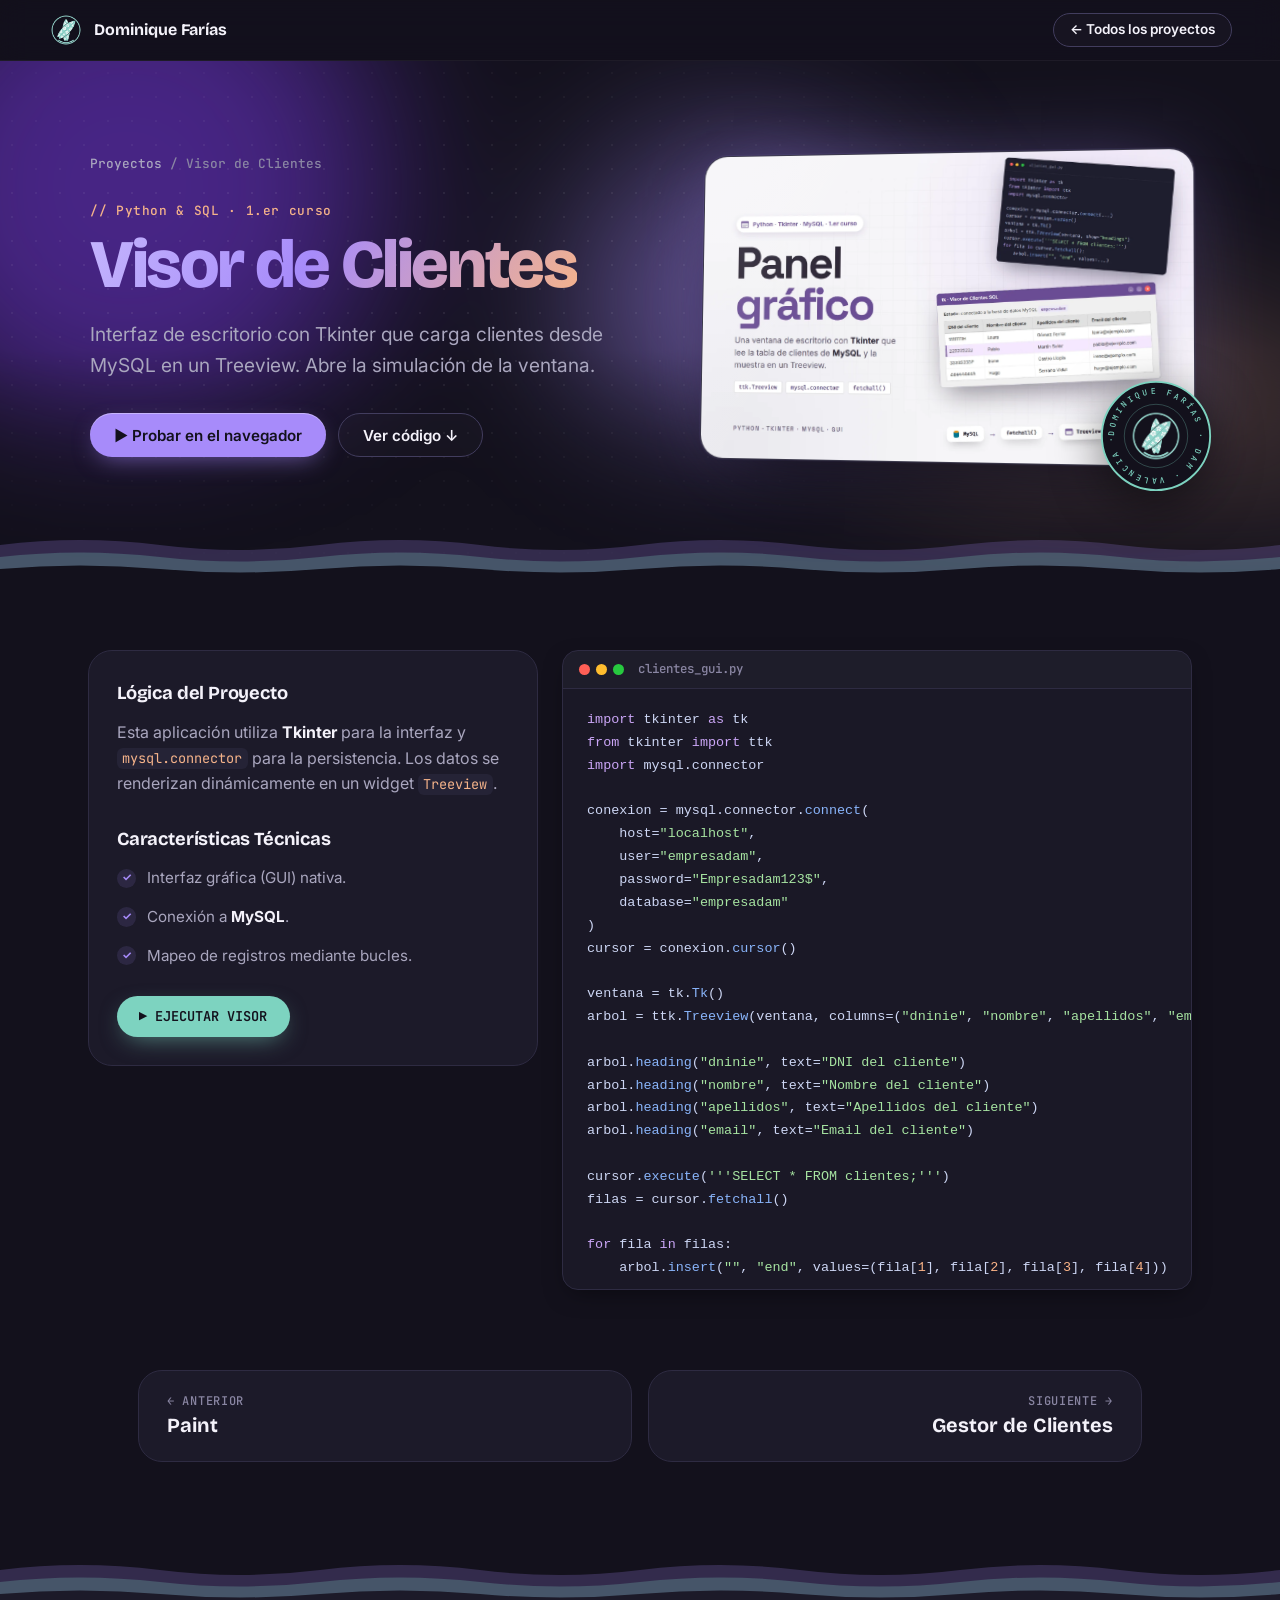
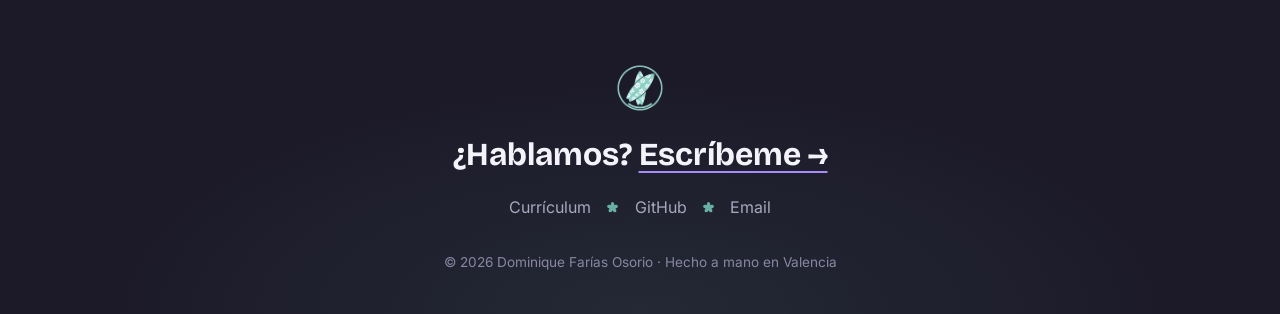
<file: html/frankie.html>
<!DOCTYPE html>
<html lang="es">

<head>
    <meta charset="UTF-8" />
    <meta name="viewport" content="width=device-width, initial-scale=1.0" />
    <title>Visor de Clientes — Dominique Farías</title>
    <meta name="description" content="Interfaz de escritorio con Tkinter que carga clientes desde MySQL en un Treeview. Abre la simulación de la ventana.">
    <link rel="icon" href="../img/favicon1.png" type="image/png">

    <link rel="preconnect" href="https://fonts.googleapis.com">
    <link rel="preconnect" href="https://fonts.gstatic.com" crossorigin>
    <link href="https://fonts.googleapis.com/css2?family=Bricolage+Grotesque:opsz,wght@12..96,500..800&family=Inter:wght@400;500;600;700&family=JetBrains+Mono:wght@400;500&display=swap" rel="stylesheet">

    <link rel="stylesheet" href="../css/tokens.css?v=4">
    <link rel="stylesheet" href="../css/base.css?v=3">
    <link rel="stylesheet" href="../css/project.css?v=8">
    <script>document.documentElement.classList.add('js');</script>
    <script src="../js/project.js?v=2" defer></script>
</head>

<body>

    <div class="scroll-progress" aria-hidden="true"></div>

    <nav class="topbar">
        <a href="../index.html" class="brand">
            <img src="../img/favicon1.png" alt="" width="36" height="36">
            <span>Dominique Farías</span>
        </a>
        <a href="../index.html#proyectos" class="btn btn-ghost btn-sm">← Todos los proyectos</a>
    </nav>
    <header class="project-hero">
        <div class="hero-aurora" aria-hidden="true"><span></span><span></span><span></span></div>
        <div class="project-hero-inner">
            <div class="project-hero-text">
                <p class="crumbs"><a href="../index.html#proyectos">Proyectos</a><span aria-hidden="true">/</span><span>Visor de Clientes</span></p>
                <p class="eyebrow">// Python & SQL · 1.er curso</p>
                <h1><span class="text-gradient">Visor de Clientes</span></h1>
                <p class="hero-lede">Interfaz de escritorio con Tkinter que carga clientes desde MySQL en un Treeview. Abre la simulación de la ventana.</p>
                <div class="hero-actions">
                    <button type="button" class="btn btn-primary" onclick="abrirVisor()">▶ Probar en el navegador</button>
                    <a href="#codigo" class="btn btn-ghost">Ver código ↓</a>
                </div>
            </div>
            <div class="hero-media">
                <figure class="hero-visual">
                    <img src="../img/imagenes de proyecto/panel_grafico_portada.webp" alt="Portada de Visor de Clientes" width="1600" height="1000">
                </figure>
                <div class="stamp" aria-hidden="true">
                    <svg viewBox="0 0 120 120">
                        <defs><path id="stamp-circle" d="M60 60 m -45 0 a 45 45 0 1 1 90 0 a 45 45 0 1 1 -90 0"/></defs>
                        <circle cx="60" cy="60" r="58" fill="#13111C" stroke="#7DD3C0" stroke-width="2"/>
                        <circle cx="60" cy="60" r="34" fill="none" stroke="rgba(125, 211, 192, .3)" stroke-width="1"/>
                        <g class="stamp-ring">
                            <text class="stamp-text"><textPath href="#stamp-circle" textLength="282">DOMINIQUE FARÍAS · DAM · VALENCIA ·</textPath></text>
                        </g>
                    </svg>
                    <img src="../img/favicon1.png" alt="">
                </div>
            </div>
        </div>
        <div class="waves" aria-hidden="true">
            <svg viewBox="0 0 1200 70" preserveAspectRatio="none">
                <path class="wave-back" d="M0 28 Q 75 18 150 28 T 300 28 T 450 28 T 600 28 T 750 28 T 900 28 T 1050 28 T 1200 28 T 1350 28 T 1500 28 T 1650 28 T 1800 28 T 1950 28 T 2100 28 T 2250 28 T 2400 28 V 70 H 0 Z" fill="rgba(167, 139, 250, .22)"/>
                <path class="wave-mid" d="M0 40 Q 75 31 150 40 T 300 40 T 450 40 T 600 40 T 750 40 T 900 40 T 1050 40 T 1200 40 T 1350 40 T 1500 40 T 1650 40 T 1800 40 T 1950 40 T 2100 40 T 2250 40 T 2400 40 V 70 H 0 Z" fill="rgba(125, 211, 192, .25)"/>
                <path class="wave-front" d="M0 52 Q 75 45 150 52 T 300 52 T 450 52 T 600 52 T 750 52 T 900 52 T 1050 52 T 1200 52 T 1350 52 T 1500 52 T 1650 52 T 1800 52 T 1950 52 T 2100 52 T 2250 52 T 2400 52 V 70 H 0 Z"/>
            </svg>
        </div>
    </header>

    <div class="project-container">

        <div class="project-info reveal">
            <h3>Lógica del Proyecto</h3>
            <p>
                Esta aplicación utiliza <strong>Tkinter</strong> para la interfaz y <code>mysql.connector</code> para la
                persistencia.
                Los datos se renderizan dinámicamente en un widget <code>Treeview</code>.
            </p>

            <h3>Características Técnicas</h3>
            <ul class="features">
                <li>Interfaz gráfica (GUI) nativa.</li>
                <li>Conexión a <strong>MySQL</strong>.</li>
                <li>Mapeo de registros mediante bucles.</li>
            </ul>

            <button class="run-btn" onclick="abrirVisor()">▶ EJECUTAR VISOR</button>
        </div>

        <div class="code-window reveal" id="codigo">
            <div class="window-header">
                <div class="dots">
                    <span class="dot red"></span>
                    <span class="dot yellow"></span>
                    <span class="dot green"></span>
                </div>
                <span class="filename">clientes_gui.py</span>
            </div>

            <div class="code-content">
                <pre><code><span class="c-keyword">import</span> tkinter <span class="c-keyword">as</span> tk
<span class="c-keyword">from</span> tkinter <span class="c-keyword">import</span> ttk
<span class="c-keyword">import</span> mysql.connector

conexion = mysql.connector.<span class="c-func">connect</span>(
    host=<span class="c-string">"localhost"</span>,
    user=<span class="c-string">"empresadam"</span>,
    password=<span class="c-string">"Empresadam123$"</span>,
    database=<span class="c-string">"empresadam"</span>
)
cursor = conexion.<span class="c-func">cursor</span>()

ventana = tk.<span class="c-func">Tk</span>()
arbol = ttk.<span class="c-func">Treeview</span>(ventana, columns=(<span class="c-string">"dninie"</span>, <span class="c-string">"nombre"</span>, <span class="c-string">"apellidos"</span>, <span class="c-string">"email"</span>), show=<span class="c-string">"headings"</span>)

arbol.<span class="c-func">heading</span>(<span class="c-string">"dninie"</span>, text=<span class="c-string">"DNI del cliente"</span>)
arbol.<span class="c-func">heading</span>(<span class="c-string">"nombre"</span>, text=<span class="c-string">"Nombre del cliente"</span>)
arbol.<span class="c-func">heading</span>(<span class="c-string">"apellidos"</span>, text=<span class="c-string">"Apellidos del cliente"</span>)
arbol.<span class="c-func">heading</span>(<span class="c-string">"email"</span>, text=<span class="c-string">"Email del cliente"</span>)

cursor.<span class="c-func">execute</span>(<span class="c-string">'''SELECT * FROM clientes;'''</span>)
filas = cursor.<span class="c-func">fetchall</span>()

<span class="c-keyword">for</span> fila <span class="c-keyword">in</span> filas:
    arbol.<span class="c-func">insert</span>(<span class="c-string">""</span>, <span class="c-string">"end"</span>, values=(fila[<span class="c-number">1</span>], fila[<span class="c-number">2</span>], fila[<span class="c-number">3</span>], fila[<span class="c-number">4</span>]))

arbol.<span class="c-func">pack</span>(padx=<span class="c-number">20</span>, pady=<span class="c-number">20</span>)

ventana.<span class="c-func">mainloop</span>()</code></pre>
            </div>
        </div>

    </div>

    <div id="ventana-tkinter">
        <div class="tk-header">
            <span>tk # Visor de Clientes SQL</span>
            <button class="tk-close" onclick="cerrarVisor()">X</button>
        </div>
        <div class="tk-body">
            <div style="margin-bottom: 15px; font-size: 0.8rem; color: #555;">
                <strong>Estado:</strong> Conectado a base de datos MySQL <code>'empresadam'</code>
            </div>

            <div class="treeview-container">
                <table class="tk-table">
                    <thead>
                        <tr>
                            <th>DNI del cliente</th>
                            <th>Nombre</th>
                            <th>Apellidos</th>
                            <th>Email</th>
                        </tr>
                    </thead>
                    <tbody id="tk-data-rows">
                    </tbody>
                </table>
            </div>
        </div>
    </div>

    <div id="overlay" onclick="cerrarVisor()"></div>
    <nav class="pager" aria-label="Otros proyectos">
        <a class="pager-link" href="paint.html">
            <span class="pager-dir">← Anterior</span>
            <span class="pager-title">Paint</span>
        </a>
        <a class="pager-link pager-link--next" href="crud%20completo.html">
            <span class="pager-dir">Siguiente →</span>
            <span class="pager-title">Gestor de Clientes</span>
        </a>
    </nav>
    <footer class="site-footer">
        <div class="waves" aria-hidden="true">
            <svg viewBox="0 0 1200 70" preserveAspectRatio="none">
                <path class="wave-back" d="M0 28 Q 75 18 150 28 T 300 28 T 450 28 T 600 28 T 750 28 T 900 28 T 1050 28 T 1200 28 T 1350 28 T 1500 28 T 1650 28 T 1800 28 T 1950 28 T 2100 28 T 2250 28 T 2400 28 V 70 H 0 Z" fill="rgba(167, 139, 250, .22)"/>
                <path class="wave-mid" d="M0 40 Q 75 31 150 40 T 300 40 T 450 40 T 600 40 T 750 40 T 900 40 T 1050 40 T 1200 40 T 1350 40 T 1500 40 T 1650 40 T 1800 40 T 1950 40 T 2100 40 T 2250 40 T 2400 40 V 70 H 0 Z" fill="rgba(125, 211, 192, .25)"/>
                <path class="wave-front" d="M0 52 Q 75 45 150 52 T 300 52 T 450 52 T 600 52 T 750 52 T 900 52 T 1050 52 T 1200 52 T 1350 52 T 1500 52 T 1650 52 T 1800 52 T 1950 52 T 2100 52 T 2250 52 T 2400 52 V 70 H 0 Z"/>
            </svg>
        </div>
        <img class="footer-logo" src="../img/favicon1.png" alt="" width="56" height="56">
        <p class="footer-cta">¿Hablamos? <a href="mailto:dominiquefarias21@gmail.com">Escríbeme →</a></p>
        <ul class="footer-links">
            <li><a href="https://dominiquefarias.github.io/Curriculum/">Currículum</a></li>
            <li><a href="https://github.com/dominiquefarias">GitHub</a></li>
            <li><a href="mailto:dominiquefarias21@gmail.com">Email</a></li>
        </ul>
        <p class="footer-meta">© 2026 Dominique Farías Osorio · Hecho a mano en Valencia</p>
    </footer>

    <script>
        // Datos de ejemplo simulando el fetchall() de MySQL
        const dataSet = [
            ["12345678A", "Dominique", "Farias Osorio", "domi.farias@ceac.es"],
            ["11223344C", "Alex", "Garcia Martinez", "alex.garcia@gmail.com"],
            ["55667788D", "Maria", "Lopez Pardo", "m.lopez@outlook.com"]
        ];

        function abrirVisor() {
            const ventana = document.getElementById('ventana-tkinter');
            const overlay = document.getElementById('overlay');
            const tabla = document.getElementById('tk-data-rows');

            // Limpiar tabla
            tabla.innerHTML = "";

            // Mostrar elementos
            ventana.style.display = 'block';
            overlay.style.display = 'block';

            // Simular el insert de filas una a una
            dataSet.forEach((fila, i) => {
                setTimeout(() => {
                    const tr = document.createElement('tr');
                    tr.className = "row-anim";
                    tr.innerHTML = `
                        <td>${fila[0]}</td>
                        <td>${fila[1]}</td>
                        <td>${fila[2]}</td>
                        <td>${fila[3]}</td>
                    `;
                    tabla.appendChild(tr);
                }, i * 250);
            });
        }

        function cerrarVisor() {
            document.getElementById('ventana-tkinter').style.display = 'none';
            document.getElementById('overlay').style.display = 'none';
        }
    </script>
</body>

</html>
</file>
<file: css/tokens.css>
/* ---------------------------------------------------- */
/* --- Sistema de diseño compartido (Midnight Lavender + Apricot) --- */
/* Se carga antes que el CSS de cada página. */
:root {
    /* Superficies */
    --bg: #13111C;
    --surface: #1C1A29;
    --surface-2: #252336;
    --border: #2E2B42;
    --border-strong: #423D5E;

    /* Texto */
    --text: #F4F2FA;
    --text-muted: #A9A6BE;
    --text-subtle: #8A86A3;

    /* Acentos */
    --primary: #A78BFA;
    --primary-hover: #BBA5FC;
    --primary-soft: rgba(167, 139, 250, .12);
    --on-primary: #13111C;
    --secondary: #F5B38A;
    --secondary-soft: rgba(245, 179, 138, .12);
    --mint: #7DD3C0;            /* color del logo */
    --success: var(--mint);
    --flor: url("data:image/svg+xml,%3Csvg xmlns='http://www.w3.org/2000/svg' viewBox='-10 -10 20 20'%3E%3Cellipse cy='-5' rx='3.3' ry='5'/%3E%3Cellipse cy='-5' rx='3.3' ry='5' transform='rotate(72)'/%3E%3Cellipse cy='-5' rx='3.3' ry='5' transform='rotate(144)'/%3E%3Cellipse cy='-5' rx='3.3' ry='5' transform='rotate(216)'/%3E%3Cellipse cy='-5' rx='3.3' ry='5' transform='rotate(288)'/%3E%3C/svg%3E");  /* hibisco del logo (máscara) */
    --gradient-brand: linear-gradient(120deg, #C4B5FD 0%, #A78BFA 45%, #F5B38A 100%);

    /* Tipografía */
    --font-display: 'Bricolage Grotesque', system-ui, sans-serif;
    --font-body: 'Inter', system-ui, sans-serif;
    --font-mono: 'JetBrains Mono', 'Fira Code', monospace;

    /* Forma y profundidad */
    --radius: 16px;
    --radius-lg: 24px;
    --shadow-card: 0 8px 24px -8px rgba(0, 0, 0, .5);
    --shadow-lg: 0 24px 48px -12px rgba(0, 0, 0, .6), 0 0 0 1px rgba(167, 139, 250, .08);
    --ease-out: cubic-bezier(.22, 1, .36, 1);

    /* Sintaxis de código (páginas con bloques de código) */
    --code-bg: #1A1826;
    --code-text: #cdd6f4;
    --code-comment: #9499B8;
    --code-keyword: #cba6f7;
    --code-func: #89b4fa;
    --code-string: #a6e3a1;
    --code-number: #fab387;

    /* Alias para los CSS antiguos de las subpáginas */
    --bg-body: var(--bg);
    --white: var(--surface);
    --primary-color: var(--primary);
    --primary-dark: var(--text);
    --accent-color: var(--primary);
    --text-secundary: var(--text-muted);
    --border-color: var(--border);
    --glass-bg: rgba(19, 17, 28, .72);
    --gradient-main: var(--gradient-brand);
    --gradient-text: var(--gradient-brand);
}

/* --- Base compartida: titulares con la fuente display --- */
h1, h2, h3 {
    font-family: var(--font-display);
    letter-spacing: -.01em;
}
</file>
<file: css/base.css>
/* ---------------------------------------------------- */
/* --- Piezas compartidas: portada y proyectos (variables en tokens.css) --- */

/* --- Base --- */
*, *::before, *::after { box-sizing: border-box; }

html {
    scroll-behavior: smooth;
    color-scheme: dark;
}

body {
    margin: 0;
    font-family: var(--font-body);
    background: var(--bg);
    color: var(--text);
    line-height: 1.6;
    -webkit-font-smoothing: antialiased;
}

img { display: block; max-width: 100%; }

::selection { background: rgba(167, 139, 250, .35); }

:focus-visible {
    outline: 2px solid var(--primary);
    outline-offset: 3px;
    border-radius: 4px;
}

.text-gradient {
    background: var(--gradient-brand);
    -webkit-background-clip: text;
    background-clip: text;
    color: transparent;
}

/* --- Botones --- */
.btn {
    display: inline-flex;
    align-items: center;
    gap: .5rem;
    padding: .85rem 1.5rem;
    border-radius: 999px;
    font: 600 .95rem/1 var(--font-body);
    text-decoration: none;
    transition: transform .25s var(--ease-out), background-color .25s, box-shadow .25s, border-color .25s;
}

.btn:active { transform: scale(.98); }

.btn-sm { padding: .55rem 1rem; font-size: .85rem; }

.btn-primary {
    background: var(--primary);
    color: var(--on-primary);
    box-shadow: 0 8px 24px -8px rgba(167, 139, 250, .6), inset 0 1px 0 rgba(255, 255, 255, .35);
}

.btn-primary:hover {
    background: var(--primary-hover);
    transform: translateY(-2px);
    box-shadow: 0 14px 30px -10px rgba(167, 139, 250, .75), inset 0 1px 0 rgba(255, 255, 255, .35);
}

.btn-ghost {
    color: var(--text);
    border: 1px solid var(--border-strong);
    background: rgba(255, 255, 255, .02);
}

.btn-ghost:hover {
    border-color: var(--primary);
    background: var(--primary-soft);
}

/* --- Barra de navegación --- */
.topbar {
    position: sticky;
    top: 0;
    z-index: 100;
    display: flex;
    align-items: center;
    justify-content: space-between;
    padding: .75rem clamp(16px, 5vw, 48px);
    background: rgba(19, 17, 28, .7);
    backdrop-filter: blur(14px) saturate(140%);
    -webkit-backdrop-filter: blur(14px) saturate(140%);
    border-bottom: 1px solid rgba(255, 255, 255, .05);
    view-transition-name: topbar;
}

.brand {
    display: flex;
    align-items: center;
    gap: .65rem;
    color: var(--text);
    text-decoration: none;
    font: 700 1rem/1 var(--font-display);
}

.brand img {
    width: 36px;
    height: 36px;
    object-fit: contain;
    transition: transform .4s var(--ease-out);
}

.brand:hover img { transform: rotate(-12deg) scale(1.08); }

.topbar-links {
    display: flex;
    align-items: center;
    gap: clamp(.75rem, 2.5vw, 1.75rem);
}

.topbar-links a:not(.btn) {
    position: relative;
    color: var(--text-muted);
    text-decoration: none;
    font-size: .9rem;
    font-weight: 500;
    transition: color .2s;
}

.topbar-links a:not(.btn)::after {
    content: "";
    position: absolute;
    left: 0;
    right: 0;
    bottom: -4px;
    height: 1px;
    background: var(--primary);
    transform: scaleX(0);
    transform-origin: right;
    transition: transform .3s var(--ease-out);
}

.topbar-links a:not(.btn):hover { color: var(--text); }

.topbar-links a:not(.btn):hover::after {
    transform: scaleX(1);
    transform-origin: left;
}

.brand { flex-shrink: 0; }

@media (max-width: 520px) {
    .brand span { display: none; }
}

/* --- Aurora (dentro de un contenedor con position: relative e isolation) --- */
.hero-aurora {
    position: absolute;
    inset: 0;
    z-index: -2;
    filter: blur(80px);
    opacity: .5;
    -webkit-mask-image: linear-gradient(to bottom, #000 55%, transparent);
    mask-image: linear-gradient(to bottom, #000 55%, transparent);
}

.hero-aurora span {
    position: absolute;
    width: 40vmax;
    aspect-ratio: 1;
    border-radius: 50%;
    will-change: transform;
    animation: drift 22s var(--ease-out) infinite alternate;
}

.hero-aurora span:nth-child(1) { background: #7C3AED; top: -25%; left: -10%; }
.hero-aurora span:nth-child(2) { background: #F5B38A; bottom: -45%; right: -10%; opacity: .55; animation-delay: -7s; }
.hero-aurora span:nth-child(3) { background: #A78BFA; top: 15%; left: 45%; width: 25vmax; animation-delay: -14s; }

@keyframes drift {
    to { transform: translate(6vw, 4vh) scale(1.15); }
}

/* --- Portadas generadas para proyectos sin imagen propia --- */
.cover-art {
    display: grid;
    place-items: center;
    background-image:
        radial-gradient(rgba(255, 255, 255, .08) 1px, transparent 1px),
        var(--cover-bg);
    background-size: 18px 18px, 100% 100%, 100% 100%;
    background-color: var(--surface-2);
}

.cover--purfly { --cover-bg: radial-gradient(circle at 25% 30%, #7C3AED 0%, transparent 55%), radial-gradient(circle at 80% 80%, #F5B38A 0%, transparent 50%); }
.cover--halloweek { --cover-bg: radial-gradient(circle at 70% 25%, #F97316 0%, transparent 50%), radial-gradient(circle at 20% 85%, #6D28D9 0%, transparent 55%); }
.cover--getitdone { --cover-bg: radial-gradient(circle at 30% 70%, #2DD4BF 0%, transparent 50%), radial-gradient(circle at 80% 20%, #A78BFA 0%, transparent 55%); }

.cover-mark {
    padding: .6rem 1.1rem;
    border-radius: 12px;
    background: rgba(19, 17, 28, .55);
    border: 1px solid rgba(255, 255, 255, .12);
    backdrop-filter: blur(6px);
    font: 500 clamp(1rem, 2.2vw, 1.4rem)/1 var(--font-mono);
    color: var(--text);
    transition: transform .6s var(--ease-out);
}

/* --- Etiqueta pequeña sobre los titulares --- */
.eyebrow {
    margin: 0 0 .75rem;
    font: 500 .8rem/1 var(--font-mono);
    color: var(--secondary);
    letter-spacing: .05em;
}

/* --- Aparición al hacer scroll (solo si hay JS) --- */
.js .reveal { opacity: 0; }

.js .reveal.is-visible {
    animation: rise .8s var(--ease-out) both;
    animation-delay: calc(var(--i, 0) * 70ms);
}

@keyframes rise {
    from { opacity: 0; translate: 0 24px; }
    to { opacity: 1; translate: 0 0; }
}

/* --- Olas (sello del logo): borde inferior del hero y superior del footer --- */
.waves {
    position: absolute;
    left: 0;
    right: 0;
    height: 70px;
    overflow: hidden;
    pointer-events: none;
}

.waves svg {
    display: block;
    width: 100%;
    height: 100%;
}

.waves path { animation: waves-flow 18s linear infinite; }
.waves .wave-mid { animation-duration: 13s; animation-direction: reverse; }
.waves .wave-front { animation-duration: 24s; fill: var(--wave-fill, var(--bg)); }

@keyframes waves-flow {
    to { transform: translateX(-1200px); }
}

/* --- Footer --- */
.site-footer {
    position: relative;
    padding: calc(70px + 3rem) 20px 2.5rem;
    text-align: center;
    background:
        radial-gradient(60% 90% at 50% 100%, rgba(125, 211, 192, .08), transparent 70%) no-repeat,
        linear-gradient(to bottom, transparent 69px, var(--surface) 69px);
}

.site-footer .waves {
    --wave-fill: var(--surface);
    top: 0;
}

.footer-logo {
    width: 56px;
    height: 56px;
    margin: 0 auto 1.25rem;
    animation: float 6s ease-in-out infinite;
}

@keyframes float {
    50% { transform: translateY(-6px) rotate(-4deg); }
}

.footer-cta {
    margin: 0 0 1.25rem;
    font: 700 clamp(1.4rem, 3vw, 2rem)/1.2 var(--font-display);
}

.footer-cta a {
    color: inherit;
    text-decoration: underline 2px var(--primary);
    text-underline-offset: 6px;
    transition: color .2s;
}

.footer-cta a:hover { color: var(--primary); }

.footer-links {
    display: flex;
    flex-wrap: wrap;
    justify-content: center;
    gap: .5rem 1rem;
    margin: 0 0 2rem;
    padding: 0;
    list-style: none;
}

.footer-links a {
    color: var(--text-muted);
    text-decoration: none;
    transition: color .2s;
}

.footer-links a:hover { color: var(--text); }

.footer-links li {
    display: flex;
    align-items: center;
    gap: 1rem;
}

/* Hibisco como separador */
.footer-links li + li::before {
    content: "";
    width: .7rem;
    height: .7rem;
    background: var(--mint);
    -webkit-mask: var(--flor) center / contain no-repeat;
    mask: var(--flor) center / contain no-repeat;
    opacity: .8;
}

.footer-meta {
    margin: 0;
    color: var(--text-subtle);
    font-size: .85rem;
}

/* --- Accesibilidad: menos movimiento --- */
@media (prefers-reduced-motion: reduce) {
    *, *::before, *::after {
        animation-duration: .01ms !important;
        animation-iteration-count: 1 !important;
        transition-duration: .01ms !important;
        scroll-behavior: auto !important;
    }
}
</file>
<file: css/index.css>
/* ---------------------------------------------------- */
/* --- Portada del portafolio (piezas comunes en base.css) --- */

/* --- Hero --- */
.hero {
    position: relative;
    isolation: isolate;
    overflow: hidden;
    padding: clamp(56px, 10vh, 110px) clamp(16px, 5vw, 48px) clamp(56px, 9vh, 96px);
}

.hero-inner {
    display: grid;
    grid-template-columns: minmax(0, 1fr);
    gap: 40px;
    align-items: center;
    max-width: 1160px;
    margin: 0 auto;
}

@media (min-width: 920px) {
    .hero-inner {
        grid-template-columns: minmax(0, 1.15fr) minmax(0, .85fr);
        gap: 48px;
    }
}

/* Malla de puntos que se difumina hacia los bordes */
.hero::after {
    content: "";
    position: absolute;
    inset: 0;
    z-index: -1;
    background-image: radial-gradient(rgba(255, 255, 255, .07) 1px, transparent 1px);
    background-size: 24px 24px;
    -webkit-mask-image: radial-gradient(ellipse at center, #000 30%, transparent 75%);
    mask-image: radial-gradient(ellipse at center, #000 30%, transparent 75%);
}

.hero-status {
    white-space: nowrap;
    display: inline-flex;
    align-items: center;
    gap: .5rem;
    margin: 0 0 1.5rem;
    padding: .45rem .9rem;
    border: 1px solid var(--border-strong);
    border-radius: 999px;
    background: rgba(28, 26, 41, .6);
    backdrop-filter: blur(8px);
    font: 500 .8rem/1 var(--font-mono);
    color: var(--text-muted);
}

.dot {
    width: 8px;
    height: 8px;
    border-radius: 50%;
    background: var(--success);
    animation: pulse 2.4s infinite;
}

@keyframes pulse {
    0% { box-shadow: 0 0 0 0 rgba(125, 211, 192, .6); }
    70%, 100% { box-shadow: 0 0 0 8px rgba(125, 211, 192, 0); }
}

.hero-title {
    margin: 0;
    font: 800 clamp(2.6rem, 6.4vw, 5rem)/1 var(--font-display);
    letter-spacing: -.035em;
    text-wrap: balance;
}

.hero-sub {
    display: block;
    margin-top: .35em;
    color: #CFCBE0;
    font-size: .5em;
    font-weight: 600;
    letter-spacing: -.02em;
}

.hero-lede {
    max-width: 52ch;
    margin: 1.5rem 0 0;
    color: var(--text-muted);
    font-size: clamp(1rem, 1.6vw, 1.15rem);
    text-wrap: pretty;
}

.hero-actions {
    display: flex;
    flex-wrap: wrap;
    gap: .75rem;
    margin-top: 2rem;
}

.hero-stack {
    display: flex;
    flex-wrap: wrap;
    gap: .6rem 1.25rem;
    margin: 2.5rem 0 0;
    padding: 0;
    list-style: none;
    font: 500 .8rem/1 var(--font-mono);
    color: var(--text-subtle);
}

.hero-stack li {
    display: inline-flex;
    align-items: center;
    gap: .45rem;
}

/* Hibisco del logo como viñeta */
.hero-stack li::before {
    content: "";
    width: .85rem;
    height: .85rem;
    background: var(--mint);
    -webkit-mask: var(--flor) center / contain no-repeat;
    mask: var(--flor) center / contain no-repeat;
}

/* --- Sello: el logo convertido en escena animada --- */
.hero-scene {
    position: relative;
    justify-self: center;
    width: min(100%, 440px);
    aspect-ratio: 1;
}

.hero-scene::before {
    content: "";
    position: absolute;
    inset: 10%;
    z-index: -1;
    border-radius: 50%;
    background: radial-gradient(circle, rgba(245, 179, 138, .4), rgba(167, 139, 250, .3) 45%, transparent 70%);
    filter: blur(40px);
}

.hero-scene svg {
    display: block;
    width: 100%;
    height: 100%;
    overflow: visible;
}

@media (max-width: 919px) {
    .hero-scene { order: -1; width: min(64vw, 260px); }
}

.wave { animation: wave-move 12s linear infinite; }
.wave--mid { animation-duration: 9s; animation-direction: reverse; }
.wave--front { animation-duration: 7s; }

@keyframes wave-move {
    to { transform: translateX(-400px); }
}

.boards { animation: bob 6s ease-in-out infinite; }

@keyframes bob {
    50% { transform: translateY(-7px) rotate(-1.5deg); }
}

.star { animation: twinkle 3.5s ease-in-out infinite; }
.star:nth-child(2n) { animation-delay: -1.2s; }
.star:nth-child(3n) { animation-delay: -2.4s; }

@keyframes twinkle {
    50% { opacity: .2; }
}

.shimmer {
    transform-box: fill-box;
    transform-origin: center;
    animation: shimmer 3s ease-in-out infinite;
}

.shimmer:nth-child(2) { animation-delay: -1s; }
.shimmer:nth-child(3) { animation-delay: -2s; }

@keyframes shimmer {
    50% { opacity: .35; transform: scaleX(.75); }
}

.orbit {
    transform-origin: 200px 200px;
    animation: orbit 40s linear infinite;
}

@keyframes orbit {
    to { transform: rotate(360deg); }
}

/* --- Sección de proyectos --- */
.projects {
    max-width: 1200px;
    margin: 0 auto;
    padding: 40px 20px 100px;
    scroll-margin-top: 70px;
}

.section-head {
    display: flex;
    flex-wrap: wrap;
    align-items: end;
    justify-content: space-between;
    gap: 1.5rem;
    margin-bottom: 2.5rem;
}

.section-head h2 {
    margin: 0;
    font: 700 clamp(1.8rem, 4vw, 2.6rem)/1.1 var(--font-display);
    letter-spacing: -.02em;
}

.filters { display: flex; flex-wrap: wrap; gap: .5rem; }

.chip {
    padding: .55rem 1rem;
    border-radius: 999px;
    cursor: pointer;
    font: 500 .85rem/1 var(--font-body);
    color: var(--text-muted);
    background: transparent;
    border: 1px solid var(--border);
    transition: color .2s, background-color .2s, border-color .2s;
}

.chip:hover { color: var(--text); border-color: var(--border-strong); }

.chip[aria-pressed="true"] {
    color: var(--on-primary);
    background: var(--primary);
    border-color: var(--primary);
}

.projects-grid {
    display: grid;
    grid-template-columns: repeat(auto-fill, minmax(min(100%, 320px), 1fr));
    gap: 24px;
}

/* --- Tarjeta de proyecto --- */
.card {
    position: relative;
    isolation: isolate;
    display: flex;
    flex-direction: column;
    background: var(--surface);
    border: 1px solid var(--border);
    border-radius: var(--radius-lg);
    overflow: hidden;
    transition: transform .4s var(--ease-out), box-shadow .4s var(--ease-out), border-color .4s;
}

.card[hidden] { display: none; }

.card:hover {
    transform: translateY(-6px);
    box-shadow: var(--shadow-lg);
    border-color: var(--border-strong);
}

/* Borde de luz que sigue al cursor (posición en --mx / --my desde main.js) */
.card::before {
    content: "";
    position: absolute;
    inset: 0;
    z-index: 2;
    border-radius: inherit;
    padding: 1px;
    pointer-events: none;
    background: radial-gradient(360px circle at var(--mx, 50%) var(--my, 0%), rgba(196, 181, 253, .75), transparent 45%);
    -webkit-mask: linear-gradient(#000 0 0) content-box, linear-gradient(#000 0 0);
    -webkit-mask-composite: xor;
    mask: linear-gradient(#000 0 0) content-box exclude, linear-gradient(#000 0 0);
    opacity: 0;
    transition: opacity .3s;
}

/* Brillo interior suave */
.card::after {
    content: "";
    position: absolute;
    inset: 0;
    z-index: -1;
    pointer-events: none;
    background: radial-gradient(500px circle at var(--mx, 50%) var(--my, 0%), rgba(167, 139, 250, .08), transparent 40%);
    opacity: 0;
    transition: opacity .3s;
}

.card:hover::before,
.card:hover::after { opacity: 1; }

.card-media {
    position: relative;
    aspect-ratio: 16 / 10;
    overflow: hidden;
    background-color: var(--surface-2);
}

.card-media img {
    width: 100%;
    height: 100%;
    object-fit: cover;
    filter: saturate(.9);
    transition: transform .6s var(--ease-out), filter .6s;
}

.card:hover .card-media img {
    transform: scale(1.04);
    filter: saturate(1.05);
}

/* Funde la imagen con el cuerpo de la tarjeta */
.card-media::after {
    content: "";
    position: absolute;
    inset: 0;
    background: linear-gradient(to top, var(--surface), transparent 35%);
}

.card:hover .cover-mark { transform: scale(1.06); }

.card-badge {
    position: absolute;
    top: 12px;
    left: 12px;
    z-index: 1;
    padding: .4rem .65rem;
    border-radius: 999px;
    font: 500 .72rem/1 var(--font-mono);
    color: var(--secondary);
    background: rgba(19, 17, 28, .75);
    backdrop-filter: blur(6px);
    border: 1px solid rgba(245, 179, 138, .3);
}

.card-badge--muted {
    color: var(--text-muted);
    border-color: var(--border-strong);
}

.card-body {
    flex: 1;
    display: flex;
    flex-direction: column;
    gap: .75rem;
    padding: 1.25rem 1.5rem 1.5rem;
}

.card-tags {
    display: flex;
    flex-wrap: wrap;
    gap: .4rem;
    margin: 0;
    padding: 0;
    list-style: none;
}

.card-tags li {
    padding: .35rem .6rem;
    border-radius: 6px;
    font: 500 .72rem/1 var(--font-mono);
    color: var(--primary);
    background: var(--primary-soft);
}

.card h3 {
    margin: 0;
    font: 700 1.3rem/1.2 var(--font-display);
    letter-spacing: -.01em;
}

.card h3 a { color: var(--text); text-decoration: none; }

/* Toda la tarjeta es clicable */
.card h3 a::after {
    content: "";
    position: absolute;
    inset: 0;
    z-index: 3;
}

.card h3 a:focus-visible { outline: none; }

.card:has(h3 a:focus-visible) {
    outline: 2px solid var(--primary);
    outline-offset: 3px;
}

.card p {
    flex: 1;
    margin: 0;
    color: var(--text-muted);
    font-size: .94rem;
}

.card-cta {
    display: inline-flex;
    align-items: center;
    gap: .35rem;
    font-size: .9rem;
    font-weight: 600;
    color: var(--primary);
}

.card-cta .arrow { transition: transform .3s var(--ease-out); }

.card:hover .card-cta .arrow { transform: translateX(4px); }

/* Proyecto destacado: ancho completo y en horizontal */
@media (min-width: 860px) {
    .card--featured { grid-column: 1 / -1; flex-direction: row; }
    .card--featured .card-media { flex: 1.3; aspect-ratio: auto; min-height: 340px; }
    .card--featured .card-media::after { background: linear-gradient(to left, var(--surface), transparent 30%); }
    .card--featured .card-body { flex: 1; justify-content: center; padding: 2.5rem; }
    .card--featured h3 { font-size: 2rem; }
    .card--featured p { flex: 0; }
    .card--featured .cover-mark { font-size: 2rem; padding: .9rem 1.6rem; }
}

::view-transition-group(*) {
    animation-duration: .45s;
    animation-timing-function: var(--ease-out);
}

/* Pantallas muy estrechas: el CV sigue en el hero y en el footer */
@media (max-width: 380px) {
    .topbar-links a[href*="Curriculum"] { display: none; }
    .hero-status { font-size: .7rem; }
    .status-place { display: none; }
}
</file>
<file: css/project.css>
/* ---------------------------------------------------- */
/* --- Páginas de proyecto (piezas comunes en base.css) --- */

/* --- Barra de progreso de lectura (solo navegadores con scroll-timeline) --- */
.scroll-progress {
    position: fixed;
    top: 0;
    left: 0;
    right: 0;
    z-index: 200;
    height: 2px;
    background: var(--gradient-brand);
    transform: scaleX(0);
    transform-origin: 0 50%;
    pointer-events: none;
}

@supports (animation-timeline: scroll()) {
    .scroll-progress {
        animation: progress linear both;
        animation-timeline: scroll(root);
    }
}

@keyframes progress {
    to { transform: scaleX(1); }
}

/* --- Hero del proyecto --- */
.project-hero {
    position: relative;
    isolation: isolate;
    overflow: hidden;
    padding: clamp(56px, 10vh, 110px) clamp(16px, 5vw, 48px) calc(70px + clamp(32px, 6vh, 64px));
}

.project-hero .waves { bottom: -1px; }

.project-hero::after {
    content: "";
    position: absolute;
    inset: 0;
    z-index: -1;
    background-image: radial-gradient(rgba(255, 255, 255, .07) 1px, transparent 1px);
    background-size: 24px 24px;
    -webkit-mask-image: radial-gradient(ellipse at 30% 40%, #000 20%, transparent 70%);
    mask-image: radial-gradient(ellipse at 30% 40%, #000 20%, transparent 70%);
}

.project-hero-inner {
    display: grid;
    grid-template-columns: minmax(0, 1fr);
    gap: 48px;
    align-items: center;
    max-width: 1100px;
    margin: 0 auto;
}

@media (min-width: 900px) {
    .project-hero-inner {
        grid-template-columns: minmax(0, 1.1fr) minmax(0, 1fr);
        gap: 56px;
    }
}

/* Imagen del proyecto: marco inclinado que se endereza al pasar el ratón */
.hero-visual {
    position: relative;
    justify-self: center;
    width: 100%;
    max-width: 560px;
    aspect-ratio: 16 / 10;
    margin: 0;
    overflow: hidden;
    border: 1px solid rgba(255, 255, 255, .1);
    border-radius: var(--radius-lg);
    background-color: var(--surface-2);
    box-shadow:
        0 40px 80px -30px rgba(0, 0, 0, .8),
        0 0 0 1px rgba(167, 139, 250, .08),
        0 0 90px -20px rgba(167, 139, 250, .45);
    transform: perspective(1200px) rotateY(-8deg) rotateX(3deg);
    transition: transform .8s var(--ease-out), box-shadow .8s var(--ease-out);
    animation: visual-in 1s var(--ease-out) both .15s;
}

.hero-visual:hover {
    transform: perspective(1200px) rotateY(0) rotateX(0);
    box-shadow:
        0 40px 80px -30px rgba(0, 0, 0, .8),
        0 0 0 1px rgba(167, 139, 250, .15),
        0 0 110px -16px rgba(167, 139, 250, .55);
}

.hero-visual img {
    width: 100%;
    height: 100%;
    object-fit: cover;
}

/* Ilustraciones cuadradas: se recorta por abajo para no perder el título */
.hero-visual--top img { object-position: top; }

/* Reflejo de luz sobre el marco */
.hero-visual::after {
    content: "";
    position: absolute;
    inset: 0;
    background: linear-gradient(120deg, rgba(255, 255, 255, .14), transparent 35%);
    pointer-events: none;
}

.hero-visual .cover-mark { font-size: clamp(1.2rem, 2.6vw, 1.9rem); padding: .9rem 1.5rem; }

/* Sello: logo con el nombre girando alrededor, sobre la esquina de la imagen */
.hero-media {
    position: relative;
    justify-self: center;
    width: 100%;
    max-width: 560px;
}

.project-hero-inner { position: relative; z-index: 1; }

.stamp {
    position: absolute;
    right: -22px;
    bottom: -30px;
    z-index: 2;
    width: 112px;
    aspect-ratio: 1;
    filter: drop-shadow(0 12px 24px rgba(0, 0, 0, .5));
    animation: visual-in 1s var(--ease-out) both .5s;
}

.stamp svg {
    display: block;
    width: 100%;
    height: 100%;
}

.stamp-ring {
    transform-origin: 60px 60px;
    animation: orbit 24s linear infinite;
}

.stamp-text {
    fill: var(--mint);
    font: 500 8.6px/1 var(--font-mono);
    letter-spacing: .5px;
}

.stamp img {
    position: absolute;
    inset: 24%;
    width: 52%;
    height: 52%;
}

@keyframes orbit {
    to { transform: rotate(360deg); }
}

@media (max-width: 640px) {
    .stamp { right: -6px; bottom: -24px; width: 88px; }
}

@keyframes visual-in {
    from { opacity: 0; translate: 0 24px; }
}

@media (max-width: 899px) {
    .hero-visual { transform: none; }
}

.crumbs {
    display: flex;
    flex-wrap: wrap;
    gap: .5rem;
    margin: 0 0 2rem;
    font: 500 .8rem/1.4 var(--font-mono);
    color: var(--text-subtle);
}

.crumbs a {
    color: var(--text-muted);
    text-decoration: none;
    transition: color .2s;
}

.crumbs a:hover { color: var(--primary); }

.project-hero h1 {
    max-width: 16ch;
    margin: 0;
    font: 800 clamp(2.4rem, 5.5vw, 4.25rem)/1.02 var(--font-display);
    letter-spacing: -.035em;
    text-wrap: balance;
}

.hero-lede {
    max-width: 60ch;
    margin: 1.25rem 0 0;
    color: var(--text-muted);
    font-size: clamp(1rem, 1.6vw, 1.2rem);
    text-wrap: pretty;
}

.hero-actions {
    display: flex;
    flex-wrap: wrap;
    gap: .75rem;
    margin-top: 2rem;
}

.btn svg {
    width: 18px;
    height: 18px;
}

button.btn {
    border: 0;
    cursor: pointer;
}

/* --- Layout con índice lateral --- */
.project-layout {
    display: grid;
    grid-template-columns: minmax(0, 1fr);
    gap: 48px;
    max-width: 1100px;
    margin: 0 auto;
    padding: 64px clamp(16px, 5vw, 48px) 40px;
}

.toc { display: none; }

@media (min-width: 1000px) {
    .project-layout {
        grid-template-columns: 180px minmax(0, 1fr);
        gap: 64px;
    }

    .toc {
        display: block;
        position: sticky;
        top: 96px;
        align-self: start;
    }
}

.toc-title {
    margin: 0 0 1rem;
    font: 500 .72rem/1 var(--font-mono);
    color: var(--text-subtle);
    text-transform: uppercase;
    letter-spacing: .08em;
}

.toc ol {
    margin: 0;
    padding: 0;
    list-style: none;
    border-left: 1px solid var(--border);
}

.toc a {
    display: block;
    margin-left: -1px;
    padding: .45rem 0 .45rem 1rem;
    border-left: 2px solid transparent;
    color: var(--text-muted);
    text-decoration: none;
    font-size: .9rem;
    transition: color .2s, border-color .2s;
}

.toc a:hover { color: var(--text); }

.toc a[aria-current="true"] {
    color: var(--text);
    border-left-color: var(--primary);
}

/* --- Secciones --- */
.p-section { scroll-margin-top: 90px; }

.p-section + .p-section { margin-top: 80px; }

.p-section h2 {
    display: flex;
    align-items: baseline;
    gap: .75rem;
    margin: 0 0 1.5rem;
    font: 700 clamp(1.5rem, 3vw, 2rem)/1.15 var(--font-display);
    letter-spacing: -.02em;
}

.sec-num {
    font: 500 .85rem/1 var(--font-mono);
    color: var(--secondary);
}

.lead {
    max-width: 68ch;
    margin: 0;
    color: var(--text-muted);
    font-size: 1.05rem;
    line-height: 1.75;
}

.lead strong { color: var(--text); font-weight: 600; }

:not(pre) > code {
    padding: .1em .4em;
    border-radius: 6px;
    background: var(--surface-2);
    color: var(--secondary);
    font-family: var(--font-mono);
    font-size: .85em;
}

/* Puntos destacados (antes: badges de estado) */
.highlights {
    display: grid;
    grid-template-columns: repeat(auto-fit, minmax(min(100%, 200px), 1fr));
    gap: 12px;
    margin: 2rem 0 0;
    padding: 0;
    list-style: none;
}

.highlight {
    display: flex;
    flex-direction: column;
    gap: .2rem;
    padding: 1.1rem 1.2rem;
    border: 1px solid var(--border);
    border-radius: var(--radius);
    background: linear-gradient(180deg, color-mix(in srgb, var(--c) 9%, transparent), transparent 70%), var(--surface);
}

.highlight::before {
    content: "";
    width: 8px;
    height: 8px;
    margin-bottom: .6rem;
    border-radius: 50%;
    background: var(--c);
    box-shadow: 0 0 12px var(--c);
}

.highlight strong { font: 600 1rem/1.3 var(--font-display); }

.highlight span { color: var(--text-muted); font-size: .85rem; }

/* --- Paneles --- */
.feature-grid {
    display: grid;
    grid-template-columns: repeat(auto-fit, minmax(min(100%, 300px), 1fr));
    gap: 16px;
}

.panel,
.project-info {
    padding: 1.75rem;
    border: 1px solid var(--border);
    border-radius: var(--radius-lg);
    background: var(--surface);
}

.panel-head {
    display: flex;
    align-items: center;
    gap: .85rem;
    margin-bottom: 1.25rem;
}

.panel-head h3 { margin: 0; font-size: 1.15rem; }

.panel-icon {
    display: grid;
    place-items: center;
    flex-shrink: 0;
    width: 40px;
    height: 40px;
    border-radius: 12px;
    border: 1px solid rgba(167, 139, 250, .2);
    background: var(--primary-soft);
    color: var(--primary);
}

.panel-icon svg { width: 20px; height: 20px; }

.checklist,
ul.features {
    display: grid;
    gap: .9rem;
    margin: 0;
    padding: 0;
    list-style: none;
}

.checklist--wide {
    grid-template-columns: repeat(auto-fit, minmax(min(100%, 280px), 1fr));
    gap: 1rem 2rem;
}

.checklist li,
ul.features li {
    position: relative;
    padding-left: 1.9rem;
    color: var(--text-muted);
    font-size: .95rem;
}

.checklist li::before,
ul.features li::before {
    content: "✓";
    position: absolute;
    left: 0;
    top: .2em;
    display: grid;
    place-items: center;
    width: 1.2rem;
    height: 1.2rem;
    border-radius: 50%;
    background: var(--primary-soft);
    color: var(--primary);
    font-size: .7rem;
    font-weight: 700;
}

.checklist strong { color: var(--text); font-weight: 600; }

.tech-list {
    display: flex;
    flex-wrap: wrap;
    gap: .5rem;
    margin: 0;
    padding: 0;
    list-style: none;
}

.tech-list li {
    padding: .5rem .75rem;
    border: 1px solid var(--border);
    border-radius: 8px;
    background: var(--bg);
    color: var(--primary);
    font: 500 .8rem/1 var(--font-mono);
}

.note {
    margin: 1.25rem 0 0;
    color: var(--text-subtle);
    font-size: .85rem;
    font-style: italic;
}

/* --- Ventana tipo editor (estructura y código) --- */
.window,
.code-window {
    margin: 0;
    overflow: hidden;
    border: 1px solid var(--border);
    border-radius: var(--radius);
    background: var(--code-bg);
    box-shadow: var(--shadow-card);
}

.window-bar,
.window-header {
    display: flex;
    align-items: center;
    gap: .9rem;
    padding: .7rem 1rem;
    border-bottom: 1px solid var(--border);
    background: rgba(255, 255, 255, .02);
}

.window-dots,
.dots { display: flex; gap: 6px; }

.window-dots span,
.dot {
    width: 11px;
    height: 11px;
    border-radius: 50%;
}

.window-dots span:nth-child(1), .red { background: #ff5f56; }
.window-dots span:nth-child(2), .yellow { background: #ffbd2e; }
.window-dots span:nth-child(3), .green { background: #27c93f; }

.window-title,
.filename {
    min-width: 0;
    overflow: hidden;
    color: var(--text-subtle);
    font: 500 .78rem/1.2 var(--font-mono);
    white-space: nowrap;
    text-overflow: ellipsis;
}

.tree {
    margin: 0;
    padding: 1.25rem 1.5rem;
    overflow-x: auto;
    color: var(--text-muted);
    font: 400 .88rem/1.8 var(--font-mono);
}

.t-guide { color: var(--border-strong); }
.t-dir { color: var(--primary); }
.t-file { color: var(--text); }
.t-note { color: var(--text-subtle); }

/* --- Galería de capturas --- */
.gallery {
    display: grid;
    grid-template-columns: repeat(auto-fill, minmax(min(100%, 240px), 1fr));
    gap: 20px 16px;
}

.shot { margin: 0; }

.shot-btn {
    position: relative;
    display: block;
    width: 100%;
    aspect-ratio: 16 / 10;
    padding: 0;
    overflow: hidden;
    border: 1px solid var(--border);
    border-radius: var(--radius);
    background: var(--surface-2);
    cursor: zoom-in;
    transition: border-color .3s, box-shadow .4s var(--ease-out), transform .4s var(--ease-out);
}

.shot-btn img {
    width: 100%;
    height: 100%;
    object-fit: cover;
    object-position: top;
    transition: transform .6s var(--ease-out);
}

.shot-btn:hover {
    border-color: var(--border-strong);
    box-shadow: var(--shadow-lg);
    transform: translateY(-4px);
}

.shot-btn:hover img { transform: scale(1.04); }

.shot-btn::after {
    content: "+";
    position: absolute;
    right: 10px;
    bottom: 10px;
    display: grid;
    place-items: center;
    width: 32px;
    height: 32px;
    border-radius: 50%;
    background: rgba(19, 17, 28, .75);
    backdrop-filter: blur(6px);
    color: var(--text);
    font-size: 1.2rem;
    opacity: 0;
    transform: translateY(4px);
    transition: opacity .3s, transform .3s var(--ease-out);
}

.shot-btn:hover::after,
.shot-btn:focus-visible::after {
    opacity: 1;
    transform: none;
}

.shot figcaption {
    margin-top: .6rem;
    color: var(--text-muted);
    font-size: .85rem;
}

/* Captura que aún no existe: marcador en lugar de imagen rota */
.shot.is-missing .shot-btn {
    border-style: dashed;
    background: repeating-linear-gradient(135deg, transparent 0 10px, rgba(255, 255, 255, .02) 10px 20px), var(--surface);
    cursor: default;
    box-shadow: none;
    transform: none;
}

.shot.is-missing img { display: none; }

.shot.is-missing .shot-btn::after {
    content: "Captura próximamente";
    inset: 0;
    width: auto;
    height: auto;
    border-radius: 0;
    background: none;
    backdrop-filter: none;
    color: var(--text-subtle);
    font: 500 .78rem/1 var(--font-mono);
    opacity: 1;
    transform: none;
}

/* --- Visor de capturas (lo crea project.js) --- */
.lightbox {
    max-width: min(1200px, 92vw);
    max-height: 92vh;
    padding: 0;
    overflow: visible;
    border: 0;
    background: transparent;
    color: var(--text);
}

.lightbox::backdrop {
    background: rgba(10, 9, 16, .82);
    backdrop-filter: blur(8px);
}

.lightbox[open]::backdrop { animation: fade-in .3s ease; }

.lightbox-figure { margin: 0; }

.lightbox[open] .lightbox-figure { animation: lightbox-in .35s var(--ease-out); }

.lightbox-figure img {
    width: auto;
    max-width: 100%;
    max-height: 80vh;
    margin: 0 auto;
    border: 1px solid var(--border-strong);
    border-radius: var(--radius);
    box-shadow: 0 30px 80px -20px rgba(0, 0, 0, .8);
}

.lightbox-figure figcaption {
    margin-top: .9rem;
    text-align: center;
    color: var(--text-muted);
    font-size: .9rem;
}

.lightbox-btn {
    position: fixed;
    display: grid;
    place-items: center;
    width: 44px;
    height: 44px;
    border: 1px solid var(--border-strong);
    border-radius: 50%;
    background: rgba(28, 26, 41, .85);
    color: var(--text);
    font-size: 1.1rem;
    cursor: pointer;
    transition: background-color .2s, border-color .2s;
}

.lightbox-btn:hover {
    border-color: var(--primary);
    background: var(--primary-soft);
}

.lightbox-btn[hidden] { display: none; }

.lightbox-close { top: 20px; right: 20px; }
.lightbox-prev { left: 20px; top: 50%; translate: 0 -50%; }
.lightbox-next { right: 20px; top: 50%; translate: 0 -50%; }

@media (max-width: 640px) {
    .lightbox-prev,
    .lightbox-next { top: auto; bottom: 20px; translate: none; }
    .lightbox-prev { left: calc(50% - 54px); }
    .lightbox-next { right: calc(50% - 54px); }
}

@keyframes lightbox-in {
    from { opacity: 0; transform: scale(.96); }
}

@keyframes fade-in {
    from { opacity: 0; }
}

/* --- Navegación entre proyectos --- */
.pager {
    display: grid;
    grid-template-columns: repeat(auto-fit, minmax(min(100%, 280px), 1fr));
    gap: 16px;
    max-width: 1100px;
    margin: 40px auto 0;
    padding: 0 clamp(16px, 5vw, 48px) 80px;
}

.pager-link {
    display: flex;
    flex-direction: column;
    gap: .4rem;
    padding: 1.5rem 1.75rem;
    border: 1px solid var(--border);
    border-radius: var(--radius-lg);
    background: var(--surface);
    text-decoration: none;
    transition: border-color .3s, transform .4s var(--ease-out), box-shadow .4s var(--ease-out);
}

.pager-link:hover {
    border-color: var(--primary);
    box-shadow: var(--shadow-lg);
    transform: translateY(-4px);
}

.pager-link--next { text-align: right; }

.pager-dir {
    color: var(--text-subtle);
    font: 500 .75rem/1 var(--font-mono);
    text-transform: uppercase;
    letter-spacing: .06em;
}

.pager-title {
    color: var(--text);
    font: 700 1.25rem/1.2 var(--font-display);
    transition: color .2s;
}

.pager-link:hover .pager-title { color: var(--primary); }

/* ---------------------------------------------------- */
/* --- Páginas con código y simulador --- */
.project-container {
    display: grid;
    grid-template-columns: minmax(0, 1fr);
    gap: 24px;
    align-items: start;
    max-width: 1200px;
    margin: 0 auto;
    padding: 64px clamp(16px, 5vw, 48px) 40px;
}

@media (min-width: 960px) {
    .project-container { grid-template-columns: minmax(0, 5fr) minmax(0, 7fr); }
    .project-info { position: sticky; top: 96px; }
}

.project-info h3 { margin: 0 0 .75rem; font-size: 1.15rem; }

.project-info h3:not(:first-child) { margin-top: 1.75rem; }

.project-info p { margin: 0; color: var(--text-muted); }

.project-info strong { color: var(--text); }

.code-window { scroll-margin-top: 90px; }

.code-content {
    max-height: 600px;
    overflow: auto;
    padding: 1.25rem 1.5rem;
    color: var(--code-text);
    font: 400 .84rem/1.7 var(--font-mono);
}

.code-content pre { margin: 0; }

.code-content code { font: inherit; }

.c-func { color: var(--code-func); }
.c-keyword { color: var(--code-keyword); font-weight: 500; }
.c-string { color: var(--code-string); }
.c-number { color: var(--code-number); }
.c-var { color: var(--code-text); }
.c-comment { color: var(--code-comment); font-style: italic; }

.run-btn {
    display: inline-flex;
    align-items: center;
    gap: .5rem;
    margin-top: 1.75rem;
    padding: .85rem 1.4rem;
    border: 0;
    border-radius: 999px;
    background: var(--success);
    color: var(--on-primary);
    font: 600 .85rem/1 var(--font-mono);
    cursor: pointer;
    box-shadow: 0 8px 24px -8px rgba(125, 211, 192, .6);
    transition: transform .25s var(--ease-out), box-shadow .25s, background-color .25s;
}

.run-btn:hover {
    background: #96E0D0;
    box-shadow: 0 14px 30px -10px rgba(125, 211, 192, .7);
    transform: translateY(-2px);
}

/* Terminal interactiva (la muestra el script de cada página) */
.terminal-wrap {
    max-width: 1200px;
    margin: 0 auto;
    padding: 0 clamp(16px, 5vw, 48px);
}

#terminal-simulador,
#terminal-agenda {
    display: none;
    overflow: hidden;
    border: 1px solid rgba(167, 139, 250, .25);
    border-radius: var(--radius);
    background: #0E0C15;
    box-shadow: 0 30px 60px -20px rgba(0, 0, 0, .7), 0 0 60px -20px rgba(167, 139, 250, .35);
    font-family: var(--font-mono);
    scroll-margin-top: 90px;
    animation: term-in .45s var(--ease-out);
}

@keyframes term-in {
    from { opacity: 0; translate: 0 16px; }
}

.terminal-header {
    display: flex;
    align-items: center;
    justify-content: space-between;
    padding: .7rem 1rem;
    border-bottom: 1px solid var(--border);
    background: rgba(255, 255, 255, .03);
    color: var(--text-subtle);
    font-size: .78rem;
}

.term-title {
    color: var(--primary);
    font-size: .75rem;
    letter-spacing: .06em;
}

#db-status { color: var(--success); }

.terminal-body {
    height: 380px;
    overflow-y: auto;
    padding: 1.25rem;
    color: #E4DCFF;
    font-size: .88rem;
    line-height: 1.6;
}

.log-line { margin-bottom: 6px; white-space: pre-wrap; }

.input-area {
    display: flex;
    align-items: center;
    gap: 10px;
    margin-top: 10px;
}

#user-input {
    width: 100%;
    border: 0;
    outline: none;
    background: transparent;
    color: var(--secondary);
    caret-color: var(--secondary);
    font: inherit;
}

.prompt {
    margin-right: 10px;
    color: var(--success);
    font-weight: 700;
}

.sql-log { color: var(--text-subtle); font-size: .8rem; font-style: italic; }
.error-msg { color: #ff7b72; }
.success-msg { color: var(--success); }

/* Simulación de la ventana Tkinter (claro a propósito, imita la app de escritorio) */
#ventana-tkinter {
    display: none;
    position: fixed;
    top: 50%;
    left: 50%;
    z-index: 1000;
    width: min(92vw, 850px);
    overflow: hidden;
    border: 1px solid #c8c8c8;
    border-radius: 10px;
    background: #f0f0f0;
    box-shadow: 0 40px 100px -20px rgba(0, 0, 0, .8);
    font-family: 'Segoe UI', system-ui, sans-serif;
    transform: translate(-50%, -50%);
    animation: tk-in .35s var(--ease-out);
}

@keyframes tk-in {
    from { opacity: 0; transform: translate(-50%, -46%) scale(.97); }
}

.tk-header {
    display: flex;
    align-items: center;
    justify-content: space-between;
    padding: 8px 14px;
    background: #5B4B8A;
    color: #fff;
    font-size: .85rem;
}

.tk-close {
    display: flex;
    align-items: center;
    justify-content: center;
    width: 18px;
    height: 18px;
    border: none;
    border-radius: 50%;
    background: #ff5f56;
    color: #fff;
    font-size: 10px;
    cursor: pointer;
}

.tk-body {
    min-height: 300px;
    padding: 20px;
    background: #fff;
}

.tk-body code {
    background: #ece8f7;
    color: #5B4B8A;
}

.treeview-container {
    overflow-x: auto;
    border: 1px solid #ccc;
    border-radius: 4px;
}

.tk-table {
    width: 100%;
    border-collapse: collapse;
    color: #333;
    font-size: .85rem;
}

.tk-table thead {
    border-bottom: 2px solid #ccc;
    background: #e1e1e1;
}

.tk-table th {
    padding: 10px;
    border-right: 1px solid #ccc;
    text-align: left;
    font-weight: 600;
}

.tk-table td {
    padding: 8px 10px;
    border-right: 1px solid #eee;
    border-bottom: 1px solid #eee;
}

.tk-table tr:hover { background-color: #f3eeff; }

#overlay {
    display: none;
    position: fixed;
    inset: 0;
    z-index: 999;
    background: rgba(10, 9, 16, .75);
    backdrop-filter: blur(6px);
}

@keyframes rowAppear {
    from { opacity: 0; transform: translateY(5px); }
    to { opacity: 1; transform: translateY(0); }
}

.row-anim { animation: rowAppear .3s ease forwards; }
</file>
